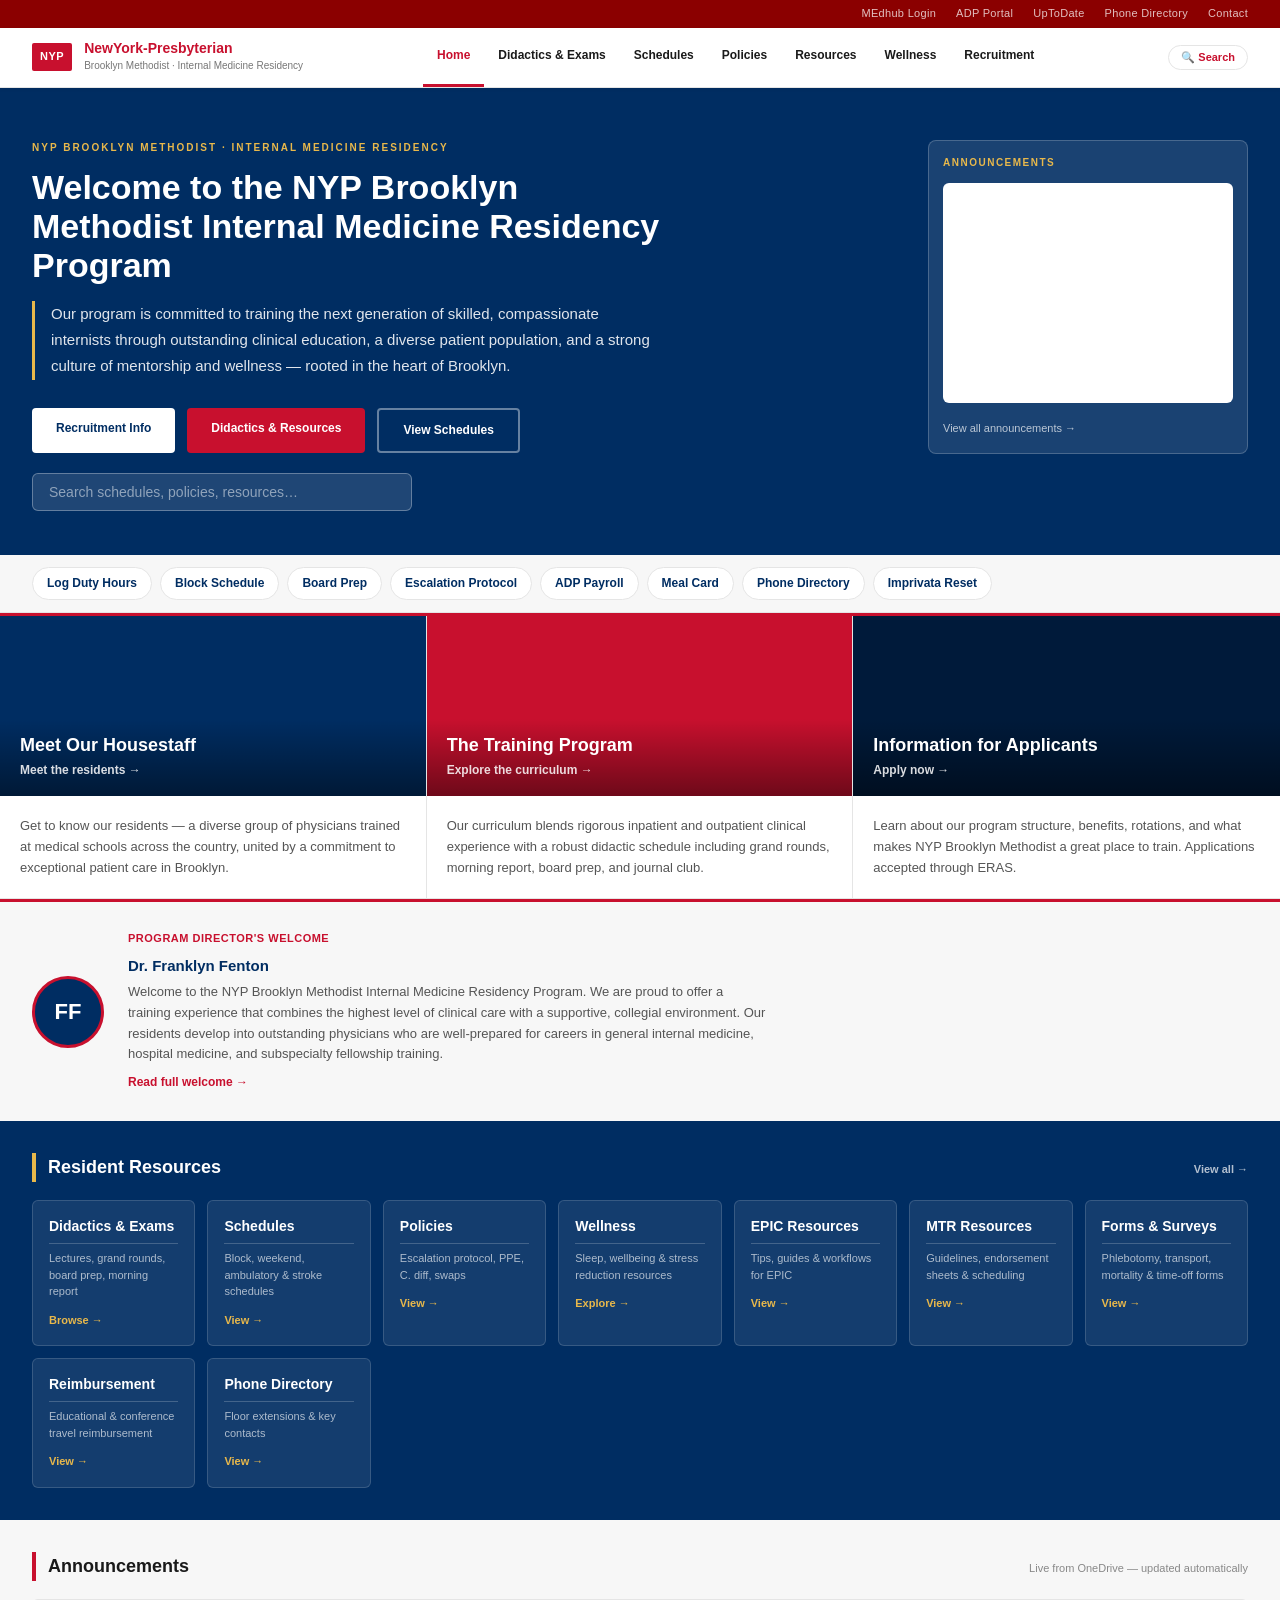
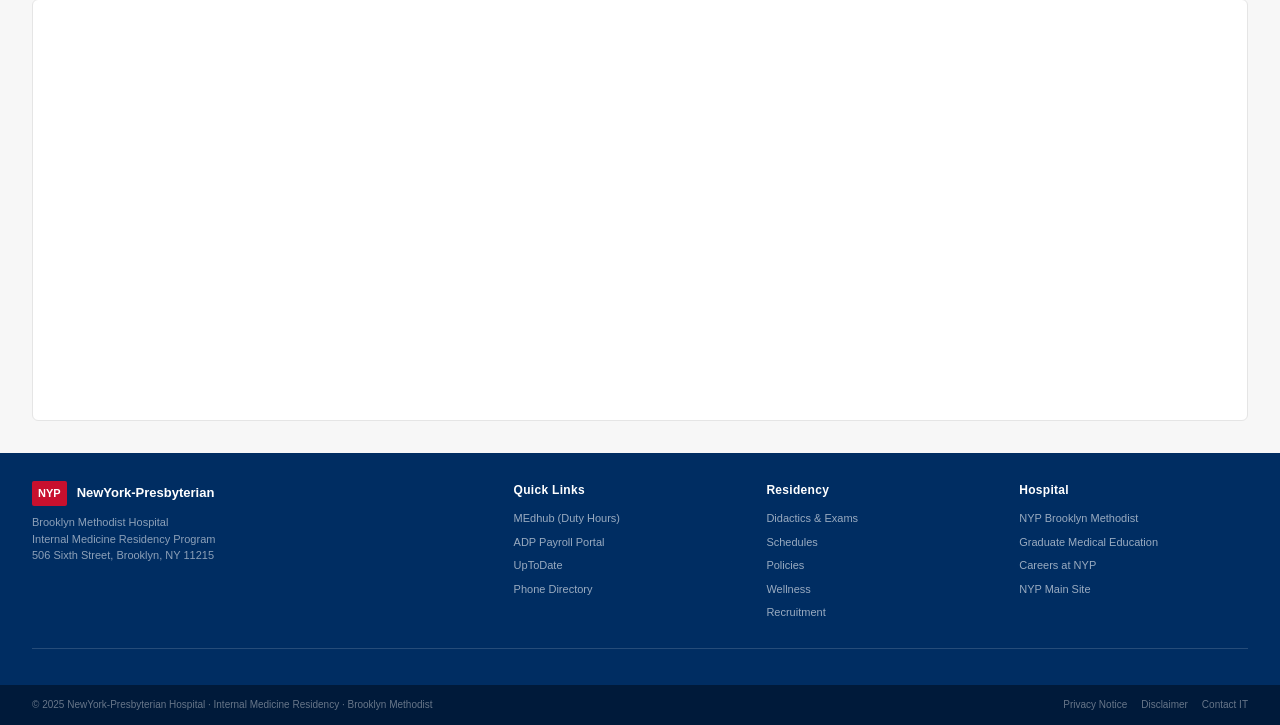
<file: index.html>
<!DOCTYPE html>
<html lang="en">
<head>
 <meta charset="UTF-8">
 <meta name="viewport" content="width=device-width, initial-scale=1.0">
 <title>NYP BMH Internal Medicine Residency</title>
 <link rel="stylesheet" href="style.css">
 <style>
 .search-wrap { position: relative; display: inline-block; margin-top: 20px; }
 #search-bar {
 border: 1px solid rgba(255,255,255,0.3); border-radius: 6px; padding: 10px 16px;
 font-size: 14px; width: 380px; outline: none; background: rgba(255,255,255,0.12);
 color: #fff;
 }
 #search-bar::placeholder { color: rgba(255,255,255,0.5); }
 #search-bar:focus { border-color: rgba(255,255,255,0.7); background: rgba(255,255,255,0.18); }
 #search-results {
 position: absolute; top: 100%; left: 0; width: 100%;
 background: #fff; border: 1px solid #ddd; border-radius: 6px;
 box-shadow: 0 4px 16px rgba(0,0,0,0.15); z-index: 200; display: none;
 }
 .sr-item {
 display: block; padding: 10px 14px; font-size: 13px; font-weight: 600;
 color: #1a1a1a; border-bottom: 1px solid #f0f0f0; text-decoration: none;
 }
 .sr-item:last-child { border-bottom: none; }
 .sr-item span { display: block; font-size: 11px; color: #888; font-weight: normal; margin-top: 2px; }
 .sr-item:hover { background: #fde8ec; color: #C8102E; }

 /* Program Director strip */
 .pd-strip {
 background: #f7f7f7;
 border-top: 3px solid var(--red);
 padding: 28px 32px;
 display: flex;
 align-items: center;
 gap: 24px;
 }
 .pd-avatar {
 width: 72px; height: 72px; border-radius: 50%;
 background: var(--navy);
 display: flex; align-items: center; justify-content: center;
 color: #fff; font-size: 22px; font-weight: bold;
 flex-shrink: 0;
 border: 3px solid var(--red);
 }
 .pd-text h3 { font-size: 15px; font-weight: bold; color: var(--navy); margin-bottom: 4px; }
 .pd-text p { font-size: 13px; color: var(--gray-text); line-height: 1.6; max-width: 640px; }
 .pd-text .pd-name { font-size: 11px; color: var(--red); font-weight: bold; text-transform: uppercase; letter-spacing: 0.5px; margin-bottom: 6px; display: block; }

 /* Hero two-column layout */
 .hero-flex { display: flex; gap: 40px; align-items: flex-start; justify-content: space-between; }
 .hero-left { flex: 1; min-width: 0; }
 .hero-right { width: 320px; flex-shrink: 0; }
 @media (max-width: 800px) {
 .hero-flex { flex-direction: column; }
 .hero-right { width: 100%; }
 }

 /* Cycling announcement card */
 .hero-ann-card {
 background: rgba(255,255,255,0.1);
 border: 1px solid rgba(255,255,255,0.2);
 border-radius: 8px;
 padding: 18px 20px;
 min-height: 150px;
 position: relative;
 overflow: hidden;
 }
 .hero-ann-label {
 font-size: 10px;
 font-weight: bold;
 color: var(--gold);
 text-transform: uppercase;
 letter-spacing: 1.5px;
 margin-bottom: 12px;
 display: flex;
 align-items: center;
 justify-content: space-between;
 }
 .hero-ann-dots { display: flex; gap: 5px; }
 .hero-ann-dot { width: 6px; height: 6px; border-radius: 50%; background: rgba(255,255,255,0.3); transition: background 0.2s; }
 .hero-ann-dot.active { background: var(--gold); }
 .hero-ann-content { min-height: 90px; }
 .hero-ann-tag { font-size: 9px; font-weight: bold; color: rgba(255,255,255,0.6); text-transform: uppercase; letter-spacing: 1px; margin-bottom: 6px; }
 .hero-ann-text { font-size: 14px; font-weight: bold; color: #fff; line-height: 1.4; margin-bottom: 6px; }
 .hero-ann-sub { font-size: 11px; color: rgba(255,255,255,0.65); line-height: 1.5; }
 .hero-ann-fade { animation: fadeIn 0.4s ease; }
 @keyframes fadeIn { from { opacity: 0; transform: translateY(4px); } to { opacity: 1; transform: translateY(0); } }
 .hero-ann-viewall { font-size: 11px; color: rgba(255,255,255,0.7); text-decoration: none; display: inline-block; margin-top: 10px; }
 .hero-ann-viewall:hover { color: #fff; text-decoration: underline; }
 </style>
</head>
<body>

<div id="nav-placeholder"></div>

<!-- HERO -->
<div class="hero">
 <div class="hero-flex">
 <div class="hero-left">
 <div class="hero-eyebrow">NYP Brooklyn Methodist · Internal Medicine Residency</div>
 <h1>Welcome to the NYP Brooklyn Methodist Internal Medicine Residency Program</h1>
 <p class="hero-mission">Our program is committed to training the next generation of skilled, compassionate internists through outstanding clinical education, a diverse patient population, and a strong culture of mentorship and wellness — rooted in the heart of Brooklyn.
 </p>
 <div class="hero-btns">
 <a href="recruitment.html" class="btn-white">Recruitment Info</a>
 <a href="didactics.html" class="btn-red">Didactics & Resources</a>
 <a href="schedules.html" class="btn-outline-white">View Schedules</a>
 </div>
 <div class="search-wrap">
 <input type="text" id="search-bar" placeholder="Search schedules, policies, resources…">
 <div id="search-results"></div>
 </div>
 </div>

 <div class="hero-right">
 <div class="hero-ann-card" style="padding:14px;">
 <div class="hero-ann-label">
 <span>Announcements</span>
 </div>
 <iframe src="https://newyorkpresbyterian-my.sharepoint.com/:x:/r/personal/lhw9007_nyp_org/Documents/NYP-BMH-Residency/Announcements/Announcements1.xlsx?d=w05b5a858c8194b63b9fe120d49e251f5&csf=1&web=1&e=mky7Pq" width="100%" height="220" frameborder="0" style="border:none;border-radius:6px;background:#fff;"></iframe>
 <a href="#announcements-full" class="hero-ann-viewall">View all announcements →</a>
 </div>
 </div>
 </div>
</div>

<!-- QUICK LINKS -->
<div class="quick-links">
 <a href="https://nypbmh.medhub.com/" target="_blank" class="ql">Log Duty Hours</a>
 <a href="schedules.html" class="ql">Block Schedule</a>
 <a href="didactics.html" class="ql">Board Prep</a>
 <a href="policies.html" class="ql">Escalation Protocol</a>
 <a href="https://my.adp.com/" target="_blank" class="ql">ADP Payroll</a>
 <a href="resources.html#meals" class="ql">Meal Card</a>
 <a href="phone-directory.html" class="ql">Phone Directory</a>
 <a href="resources.html#imprivata" class="ql">Imprivata Reset</a>
</div>

<!-- FEATURE CARDS (CU-style) -->
<div class="feature-grid">
  <a href="recruitment.html#housestaff" class="feature-card">
    <div class="feature-card-img navy">
      <div class="feature-card-img-text">
        <h3>Meet Our Housestaff</h3>
        <span class="feature-card-link">Meet the residents →</span>
      </div>
    </div>
    <div class="feature-card-body">
      <p>Get to know our residents — a diverse group of physicians trained at medical schools across the country, united by a commitment to exceptional patient care in Brooklyn.</p>
    </div>
  </a>
  <a href="didactics.html" class="feature-card">
    <div class="feature-card-img red">
      <div class="feature-card-img-text">
        <h3>The Training Program</h3>
        <span class="feature-card-link">Explore the curriculum →</span>
      </div>
    </div>
    <div class="feature-card-body">
      <p>Our curriculum blends rigorous inpatient and outpatient clinical experience with a robust didactic schedule including grand rounds, morning report, board prep, and journal club.</p>
    </div>
  </a>
  <a href="recruitment.html" class="feature-card">
    <div class="feature-card-img dark">
      <div class="feature-card-img-text">
        <h3>Information for Applicants</h3>
        <span class="feature-card-link">Apply now →</span>
      </div>
    </div>
    <div class="feature-card-body">
      <p>Learn about our program structure, benefits, rotations, and what makes NYP Brooklyn Methodist a great place to train. Applications accepted through ERAS.</p>
    </div>
  </a>
</div>

<!-- PROGRAM DIRECTOR WELCOME -->
<div class="pd-strip">
 <div class="pd-avatar">FF</div>
 <div class="pd-text">
 <span class="pd-name">Program Director's Welcome</span>
 <h3>Dr. Franklyn Fenton</h3>
 <p>Welcome to the NYP Brooklyn Methodist Internal Medicine Residency Program. We are proud to offer a training experience that combines the highest level of clinical care with a supportive, collegial environment. Our residents develop into outstanding physicians who are well-prepared for careers in general internal medicine, hospital medicine, and subspecialty fellowship training.</p>
 <a href="recruitment.html#director" style="font-size:12px;font-weight:bold;color:var(--red);margin-top:8px;display:inline-block;">Read full welcome →</a>
 </div>
</div>

<!-- QUICK ACCESS RESOURCES (navy bg) -->
<div class="section section-navy">
 <div class="section-header">
 <div class="section-title-white">Resident Resources</div>
 <a href="resources.html" class="view-all-white">View all →</a>
 </div>
 <div class="cards-grid">
 <a href="didactics.html" class="card-navy">
 <div class="card-title">Didactics & Exams</div>
 <div class="card-desc">Lectures, grand rounds, board prep, morning report</div>
 <div class="card-link">Browse →</div>
 </a>
 <a href="schedules.html" class="card-navy">
 <div class="card-title">Schedules</div>
 <div class="card-desc">Block, weekend, ambulatory & stroke schedules</div>
 <div class="card-link">View →</div>
 </a>
 <a href="policies.html" class="card-navy">
 <div class="card-title">Policies</div>
 <div class="card-desc">Escalation protocol, PPE, C. diff, swaps</div>
 <div class="card-link">View →</div>
 </a>
 <a href="wellness.html" class="card-navy">
 <div class="card-title">Wellness</div>
 <div class="card-desc">Sleep, wellbeing & stress reduction resources</div>
 <div class="card-link">Explore →</div>
 </a>
 <a href="resources.html#epic" class="card-navy">
 <div class="card-title">EPIC Resources</div>
 <div class="card-desc">Tips, guides & workflows for EPIC</div>
 <div class="card-link">View →</div>
 </a>
 <a href="resources.html#mtr" class="card-navy">
 <div class="card-title">MTR Resources</div>
 <div class="card-desc">Guidelines, endorsement sheets & scheduling</div>
 <div class="card-link">View →</div>
 </a>
 <a href="resources.html#forms" class="card-navy">
 <div class="card-title">Forms & Surveys</div>
 <div class="card-desc">Phlebotomy, transport, mortality & time-off forms</div>
 <div class="card-link">View →</div>
 </a>
 <a href="resources.html#reimbursement" class="card-navy">
 <div class="card-title">Reimbursement</div>
 <div class="card-desc">Educational & conference travel reimbursement</div>
 <div class="card-link">View →</div>
 </a>
 <a href="phone-directory.html" class="card-navy">
 <div class="card-title">Phone Directory</div>
 <div class="card-desc">Floor extensions & key contacts</div>
 <div class="card-link">View →</div>
 </a>
 </div>
</div>

<!-- ANNOUNCEMENTS — powered by OneDrive Excel -->
<div class="section section-gray" id="announcements-full">
  <div class="section-header">
    <div class="section-title">Announcements</div>
    <span style="font-size:11px;color:#888;">Live from OneDrive — updated automatically</span>
  </div>
  <div style="background:#fff;border:1px solid #e5e5e5;border-radius:6px;overflow:hidden;">
    <iframe src="https://newyorkpresbyterian-my.sharepoint.com/:x:/r/personal/lhw9007_nyp_org/Documents/NYP-BMH-Residency/Announcements/Announcements1.xlsx?d=w05b5a858c8194b63b9fe120d49e251f5&csf=1&web=1&e=mky7Pq" width="100%" height="420" frameborder="0" style="border:none;display:block;"></iframe>
  </div>
</div>

<div id="footer-placeholder"></div>

<script src="shared.js"></script>
<script>
 document.getElementById('nav-placeholder').innerHTML = renderNav('home');
 document.getElementById('footer-placeholder').innerHTML = renderFooter();
 const searchPages = [
 { title: 'Schedules', desc: 'Block, weekend, ambulatory, jeopardy schedules', href: 'schedules.html' },
 { title: 'Didactics & Exams', desc: 'Lectures, grand rounds, board prep, morning report', href: 'didactics.html' },
 { title: 'Policies & Guidelines', desc: 'Escalation protocols, PPE, C. diff, swaps', href: 'policies.html' },
 { title: 'Wellness Resources', desc: 'Sleep, wellbeing, stress reduction', href: 'wellness.html' },
 { title: 'Recruitment', desc: 'Program overview, resident profiles, applicant info', href: 'recruitment.html' },
 { title: 'EPIC Resources', desc: 'EPIC tips and guides', href: 'resources.html#epic' },
 { title: 'MTR Resources', desc: 'MTR guidelines and endorsement sheets', href: 'resources.html#mtr' },
 { title: 'Forms & Surveys', desc: 'Phlebotomy, transport, mortality, time-off forms', href: 'resources.html#forms' },
 { title: 'Phone Directory', desc: 'Floor extensions and contacts', href: 'phone-directory.html' },
 { title: 'MEdhub Duty Hours', desc: 'Log your duty hours', href: 'https://nypbmh.medhub.com/' },
 { title: 'ADP Payroll', desc: 'Pay stubs, direct deposit, W2', href: 'https://my.adp.com/' },
 { title: 'Reimbursement', desc: 'Educational and conference/travel reimbursement', href: 'resources.html#reimbursement' },
 { title: 'Imprivata Reset', desc: 'Reset your Imprivata password', href: 'resources.html#imprivata' },
 ];
 initSearch(searchPages);
</script>
</body>
</html>
</file>
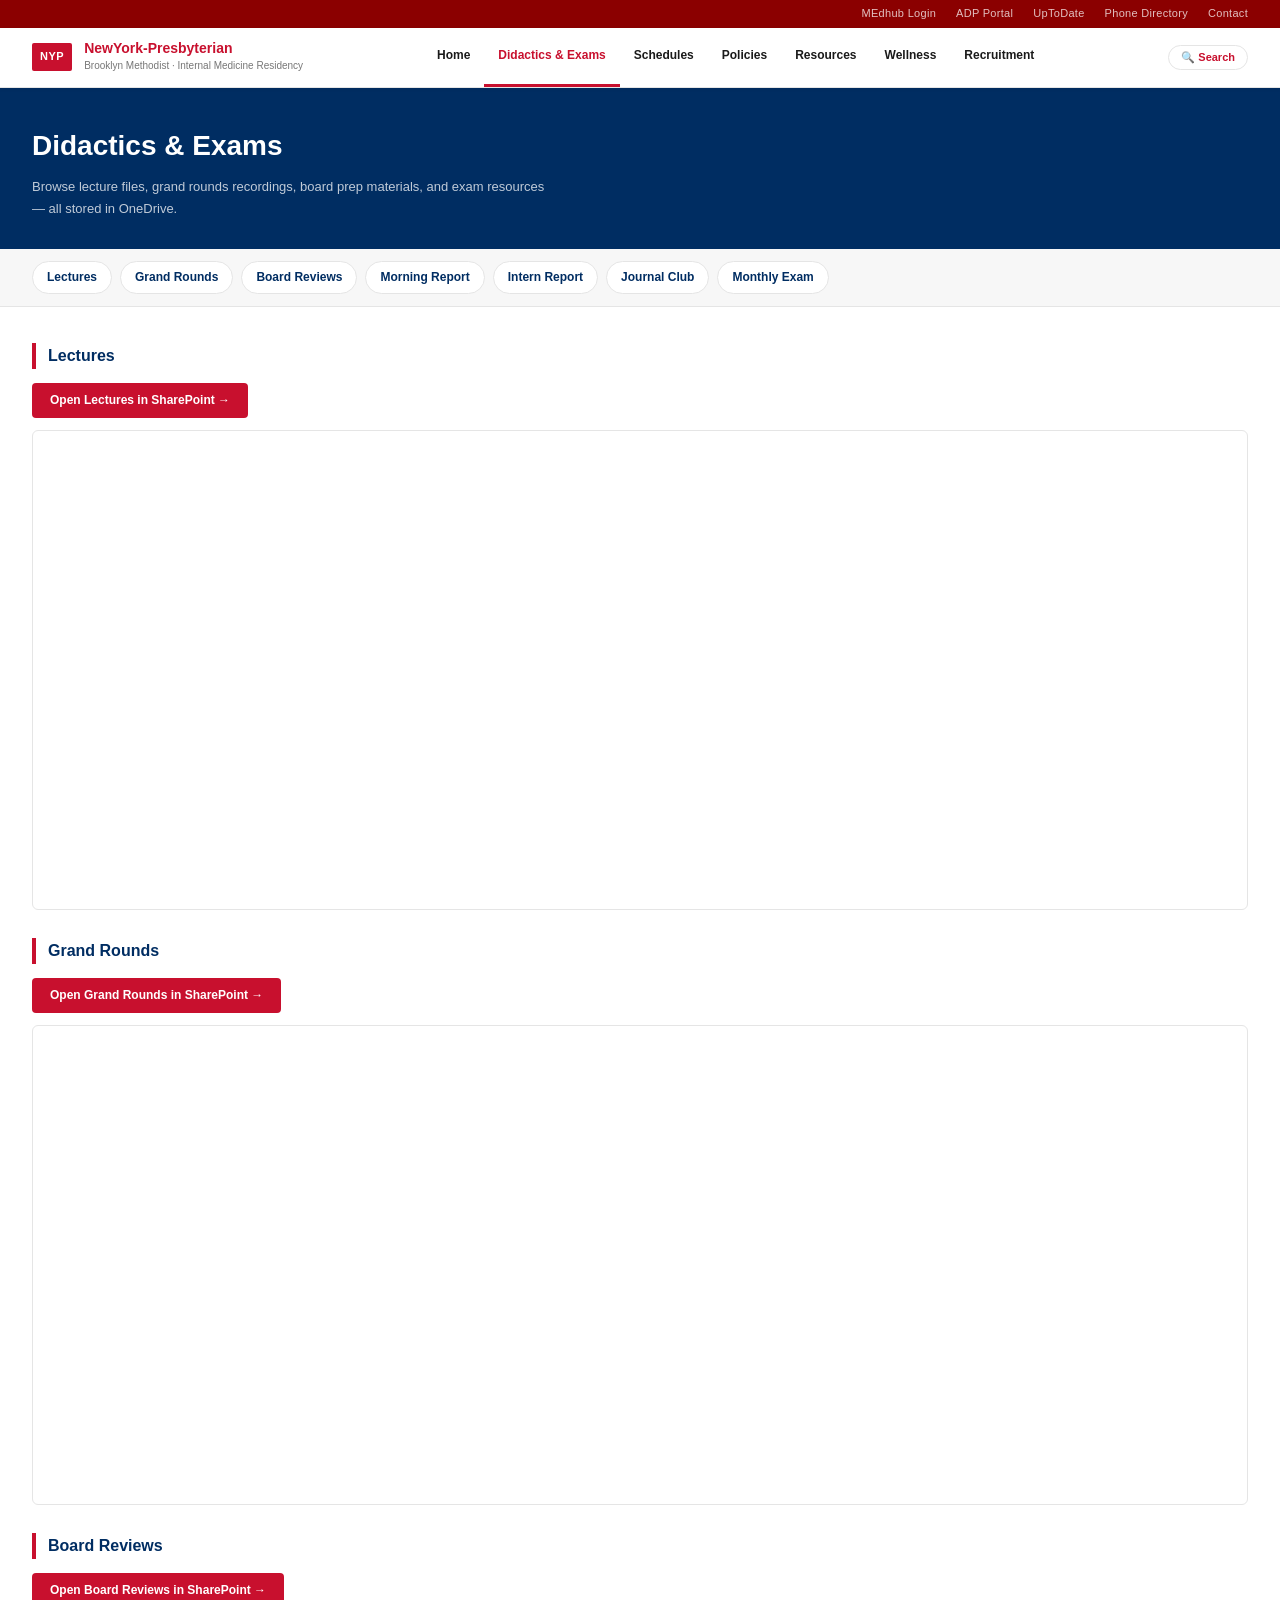
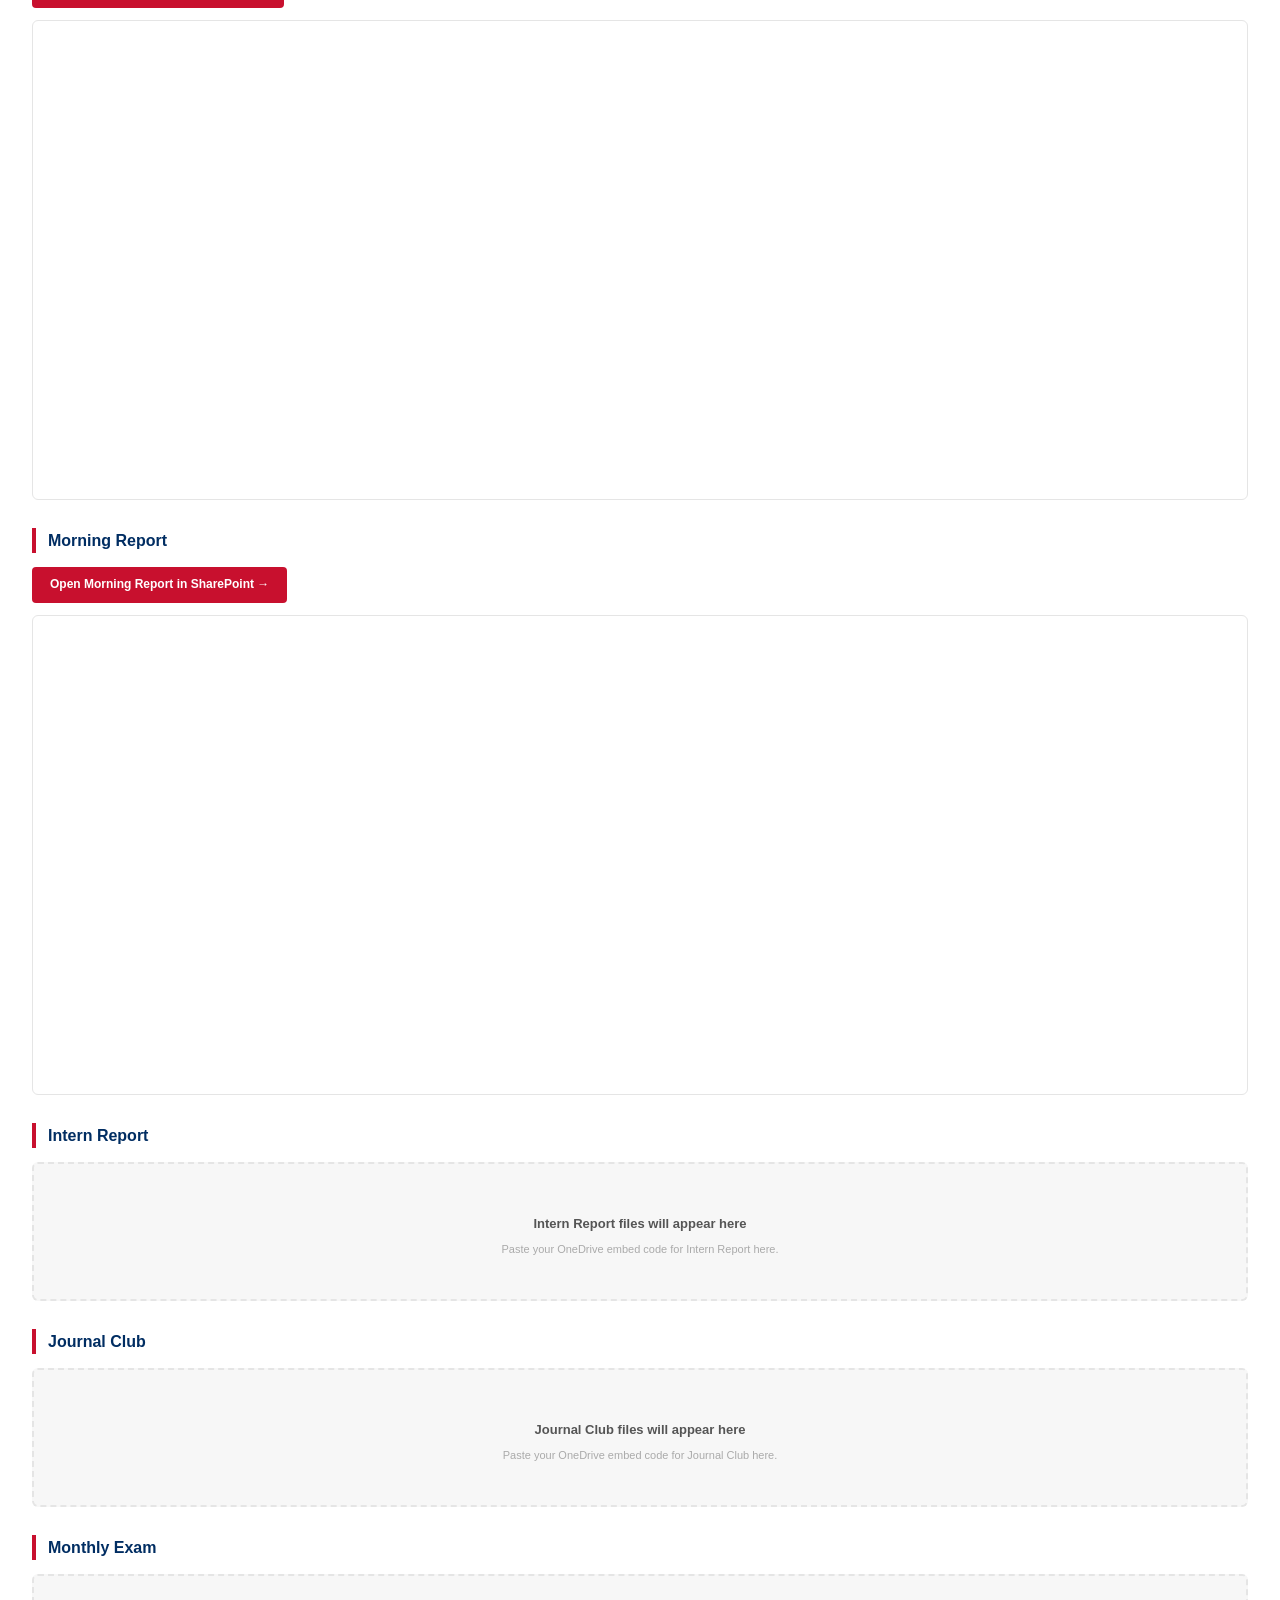
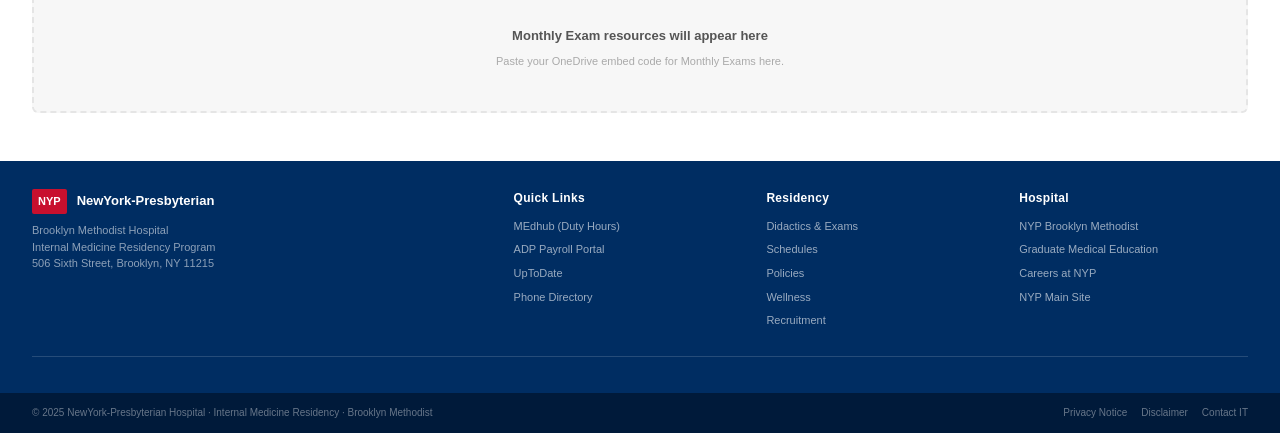
<file: didactics.html>
<!DOCTYPE html>
<html lang="en">
<head>
 <meta charset="UTF-8">
 <meta name="viewport" content="width=device-width, initial-scale=1.0">
 <title>Didactics & Exams — NYP BMH Internal Medicine</title>
 <link rel="stylesheet" href="style.css">
</head>
<body>
<div id="nav-placeholder"></div>

<div class="page-hero">
 <h1>Didactics & Exams</h1>
 <p>Browse lecture files, grand rounds recordings, board prep materials, and exam resources — all stored in OneDrive.</p>
</div>

<div class="quick-links">
 <a href="#lectures" class="ql">Lectures</a>
 <a href="#grand-rounds" class="ql">Grand Rounds</a>
 <a href="#board-prep" class="ql">Board Reviews</a>
 <a href="#morning-report" class="ql">Morning Report</a>
 <a href="#intern-report" class="ql">Intern Report</a>
 <a href="#journal-club" class="ql">Journal Club</a>
 <a href="#monthly-exam" class="ql">Monthly Exam</a>
</div>

<div class="page-content">

 <h2 id="lectures" style="font-size:16px;font-weight:bold;color:#002D62;border-left:4px solid #C8102E;padding-left:12px;margin-bottom:14px;margin-top:8px;">Lectures</h2>
 <div style="margin-bottom:24px;">
      <a href="https://newyorkpresbyterian-my.sharepoint.com/:f:/g/personal/lhw9007_nyp_org/IgCB904rPjZJT7kLg36khPD3AVEvN-lGM8SU58Qrfq5D3c4?e=IigCFd" target="_blank" class="btn-red" style="display:inline-block;margin-bottom:12px;font-size:12px;padding:8px 18px;border-radius:4px;background:#C8102E;color:#fff;text-decoration:none;font-weight:bold;">Open Lectures in SharePoint →</a>
      <iframe src="https://newyorkpresbyterian-my.sharepoint.com/:f:/g/personal/lhw9007_nyp_org/IgCB904rPjZJT7kLg36khPD3AVEvN-lGM8SU58Qrfq5D3c4?e=IigCFd" width="100%" height="480" frameborder="0" scrolling="no" style="border:1px solid #e5e5e5;border-radius:6px;display:block;"></iframe>
    </div>

 <h2 id="grand-rounds" style="font-size:16px;font-weight:bold;color:#002D62;border-left:4px solid #C8102E;padding-left:12px;margin-bottom:14px;margin-top:28px;">Grand Rounds</h2>
 <div style="margin-bottom:24px;">
      <a href="https://newyorkpresbyterian-my.sharepoint.com/:f:/g/personal/lhw9007_nyp_org/IgDEyPtjqM_pT7qGeXWImbF6Ac7ymTinfaA-aX6SDLqHFCc?e=2vIJD8" target="_blank" class="btn-red" style="display:inline-block;margin-bottom:12px;font-size:12px;padding:8px 18px;border-radius:4px;background:#C8102E;color:#fff;text-decoration:none;font-weight:bold;">Open Grand Rounds in SharePoint →</a>
      <iframe src="https://newyorkpresbyterian-my.sharepoint.com/:f:/g/personal/lhw9007_nyp_org/IgDEyPtjqM_pT7qGeXWImbF6Ac7ymTinfaA-aX6SDLqHFCc?e=2vIJD8" width="100%" height="480" frameborder="0" scrolling="no" style="border:1px solid #e5e5e5;border-radius:6px;display:block;"></iframe>
    </div>

 <h2 id="board-prep" style="font-size:16px;font-weight:bold;color:#002D62;border-left:4px solid #C8102E;padding-left:12px;margin-bottom:14px;margin-top:28px;">Board Reviews</h2>
 <div style="margin-bottom:24px;">
      <a href="https://newyorkpresbyterian-my.sharepoint.com/:f:/g/personal/lhw9007_nyp_org/IgC3NsjMKchxRqES9UyzO2FtAcHGsONDkipfmWSJNVlrKlE?e=dfXCVk" target="_blank" class="btn-red" style="display:inline-block;margin-bottom:12px;font-size:12px;padding:8px 18px;border-radius:4px;background:#C8102E;color:#fff;text-decoration:none;font-weight:bold;">Open Board Reviews in SharePoint →</a>
      <iframe src="https://newyorkpresbyterian-my.sharepoint.com/:f:/g/personal/lhw9007_nyp_org/IgC3NsjMKchxRqES9UyzO2FtAcHGsONDkipfmWSJNVlrKlE?e=dfXCVk" width="100%" height="480" frameborder="0" scrolling="no" style="border:1px solid #e5e5e5;border-radius:6px;display:block;"></iframe>
    </div>

 <h2 id="morning-report" style="font-size:16px;font-weight:bold;color:#002D62;border-left:4px solid #C8102E;padding-left:12px;margin-bottom:14px;margin-top:28px;">Morning Report</h2>
 <div style="margin-bottom:24px;">
      <a href="https://newyorkpresbyterian-my.sharepoint.com/:f:/g/personal/lhw9007_nyp_org/IgBoXvhd3qnVQIuOsCjiqAnwAQgm0FmSAzfE2uQjxcZhjdg?e=voMhAA" target="_blank" class="btn-red" style="display:inline-block;margin-bottom:12px;font-size:12px;padding:8px 18px;border-radius:4px;background:#C8102E;color:#fff;text-decoration:none;font-weight:bold;">Open Morning Report in SharePoint →</a>
      <iframe src="https://newyorkpresbyterian-my.sharepoint.com/:f:/g/personal/lhw9007_nyp_org/IgBoXvhd3qnVQIuOsCjiqAnwAQgm0FmSAzfE2uQjxcZhjdg?e=voMhAA" width="100%" height="480" frameborder="0" scrolling="no" style="border:1px solid #e5e5e5;border-radius:6px;display:block;"></iframe>
    </div>

 <h2 id="intern-report" style="font-size:16px;font-weight:bold;color:#002D62;border-left:4px solid #C8102E;padding-left:12px;margin-bottom:14px;margin-top:28px;">Intern Report</h2>
 <div class="onedrive-placeholder">
 <div class="icon"></div>
 <p><strong>Intern Report files will appear here</strong></p>
 <p class="hint">Paste your OneDrive embed code for Intern Report here.</p>
 </div>

 <h2 id="journal-club" style="font-size:16px;font-weight:bold;color:#002D62;border-left:4px solid #C8102E;padding-left:12px;margin-bottom:14px;margin-top:28px;">Journal Club</h2>
 <div class="onedrive-placeholder">
 <div class="icon"></div>
 <p><strong>Journal Club files will appear here</strong></p>
 <p class="hint">Paste your OneDrive embed code for Journal Club here.</p>
 </div>

 <h2 id="monthly-exam" style="font-size:16px;font-weight:bold;color:#002D62;border-left:4px solid #C8102E;padding-left:12px;margin-bottom:14px;margin-top:28px;">Monthly Exam</h2>
 <div class="onedrive-placeholder">
 <div class="icon"></div>
 <p><strong>Monthly Exam resources will appear here</strong></p>
 <p class="hint">Paste your OneDrive embed code for Monthly Exams here.</p>
 </div>

</div>

<div id="footer-placeholder"></div>
<script src="shared.js"></script>
<script>
 document.getElementById('nav-placeholder').innerHTML = renderNav('didactics');
 document.getElementById('footer-placeholder').innerHTML = renderFooter();
</script>
</body>
</html>
</file>
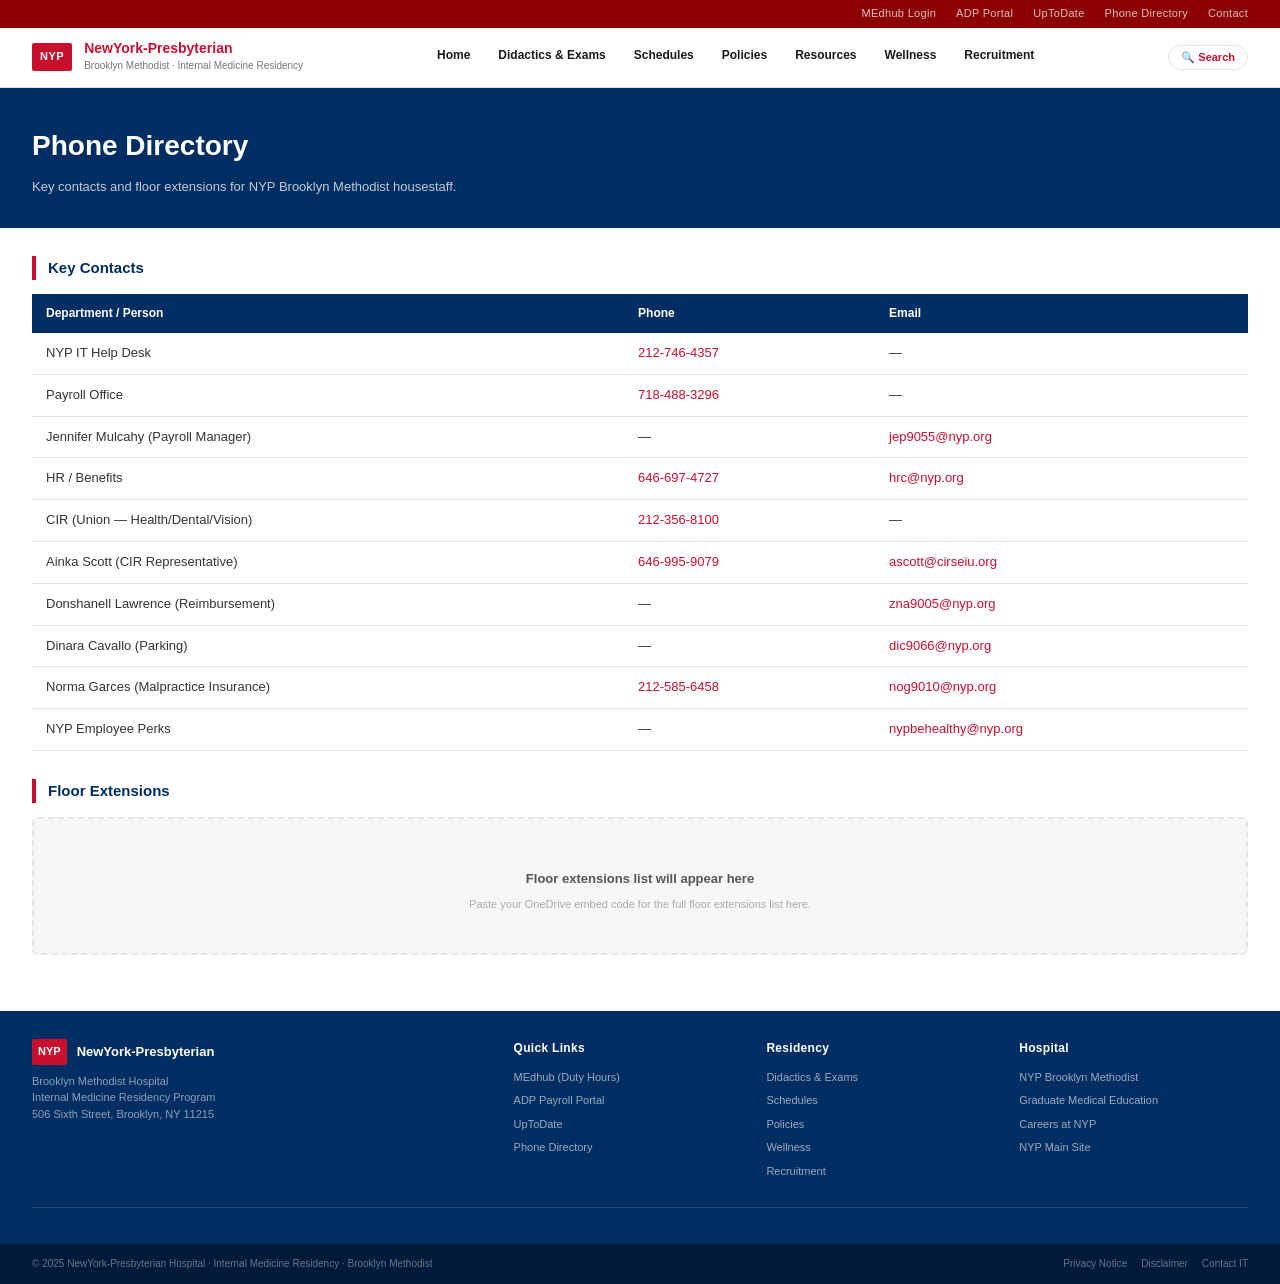
<file: phone-directory.html>
<!DOCTYPE html>
<html lang="en">
<head>
 <meta charset="UTF-8">
 <meta name="viewport" content="width=device-width, initial-scale=1.0">
 <title>Phone Directory — NYP BMH Internal Medicine</title>
 <link rel="stylesheet" href="style.css">
 <style>
 .dir-table { width:100%; border-collapse:collapse; font-size:13px; }
 .dir-table th { background:#002D62; color:#fff; padding:10px 14px; text-align:left; font-size:12px; font-weight:bold; }
 .dir-table td { padding:10px 14px; border-bottom:1px solid #e5e5e5; color:#333; }
 .dir-table tr:hover td { background:#fafafa; }
 .dir-section { margin-bottom:28px; }
 .dir-section h3 { font-size:15px; font-weight:bold; color:#002D62; border-left:4px solid #C8102E; padding-left:12px; margin-bottom:14px; }
 </style>
</head>
<body>
<div id="nav-placeholder"></div>

<div class="page-hero">
 <h1>Phone Directory</h1>
 <p>Key contacts and floor extensions for NYP Brooklyn Methodist housestaff.</p>
</div>

<div class="page-content">

 <div class="dir-section">
 <h3>Key Contacts</h3>
 <table class="dir-table">
 <thead><tr><th>Department / Person</th><th>Phone</th><th>Email</th></tr></thead>
 <tbody>
 <tr><td>NYP IT Help Desk</td><td><a href="tel:2127464357">212-746-4357</a></td><td>—</td></tr>
 <tr><td>Payroll Office</td><td><a href="tel:7184883296">718-488-3296</a></td><td>—</td></tr>
 <tr><td>Jennifer Mulcahy (Payroll Manager)</td><td>—</td><td><a href="mailto:jep9055@nyp.org">jep9055@nyp.org</a></td></tr>
 <tr><td>HR / Benefits</td><td><a href="tel:6466974727">646-697-4727</a></td><td><a href="mailto:hrc@nyp.org">hrc@nyp.org</a></td></tr>
 <tr><td>CIR (Union — Health/Dental/Vision)</td><td><a href="tel:2123568100">212-356-8100</a></td><td>—</td></tr>
 <tr><td>Ainka Scott (CIR Representative)</td><td><a href="tel:6469959079">646-995-9079</a></td><td><a href="mailto:ascott@cirseiu.org">ascott@cirseiu.org</a></td></tr>
 <tr><td>Donshanell Lawrence (Reimbursement)</td><td>—</td><td><a href="mailto:zna9005@nyp.org">zna9005@nyp.org</a></td></tr>
 <tr><td>Dinara Cavallo (Parking)</td><td>—</td><td><a href="mailto:dic9066@nyp.org">dic9066@nyp.org</a></td></tr>
 <tr><td>Norma Garces (Malpractice Insurance)</td><td><a href="tel:2125856458">212-585-6458</a></td><td><a href="mailto:nog9010@nyp.org">nog9010@nyp.org</a></td></tr>
 <tr><td>NYP Employee Perks</td><td>—</td><td><a href="mailto:nypbehealthy@nyp.org">nypbehealthy@nyp.org</a></td></tr>
 </tbody>
 </table>
 </div>

 <div class="dir-section">
 <h3>Floor Extensions</h3>
 <div class="onedrive-placeholder">
 <div class="icon"></div>
 <p><strong>Floor extensions list will appear here</strong></p>
 <p class="hint">Paste your OneDrive embed code for the full floor extensions list here.</p>
 </div>
 </div>

</div>

<div id="footer-placeholder"></div>
<script src="shared.js"></script>
<script>
 document.getElementById('nav-placeholder').innerHTML = renderNav('');
 document.getElementById('footer-placeholder').innerHTML = renderFooter();
</script>
</body>
</html>
</file>
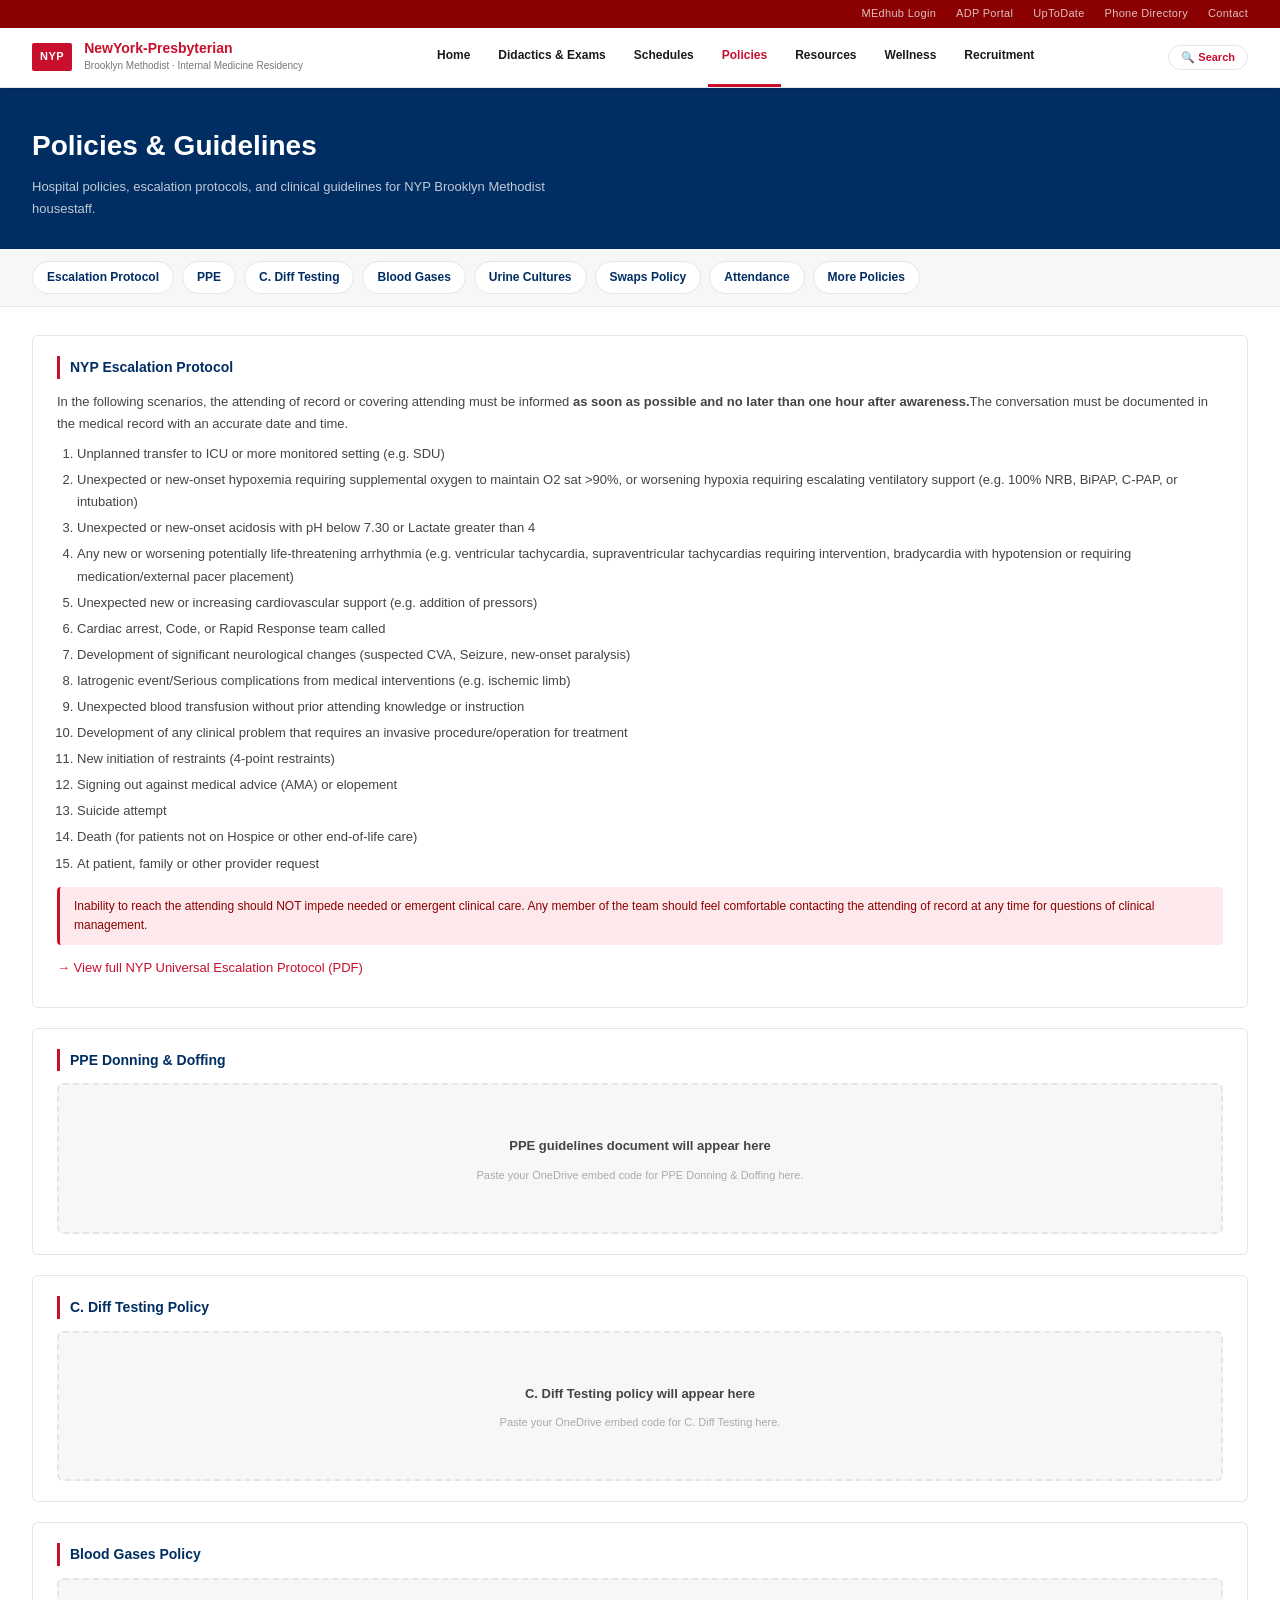
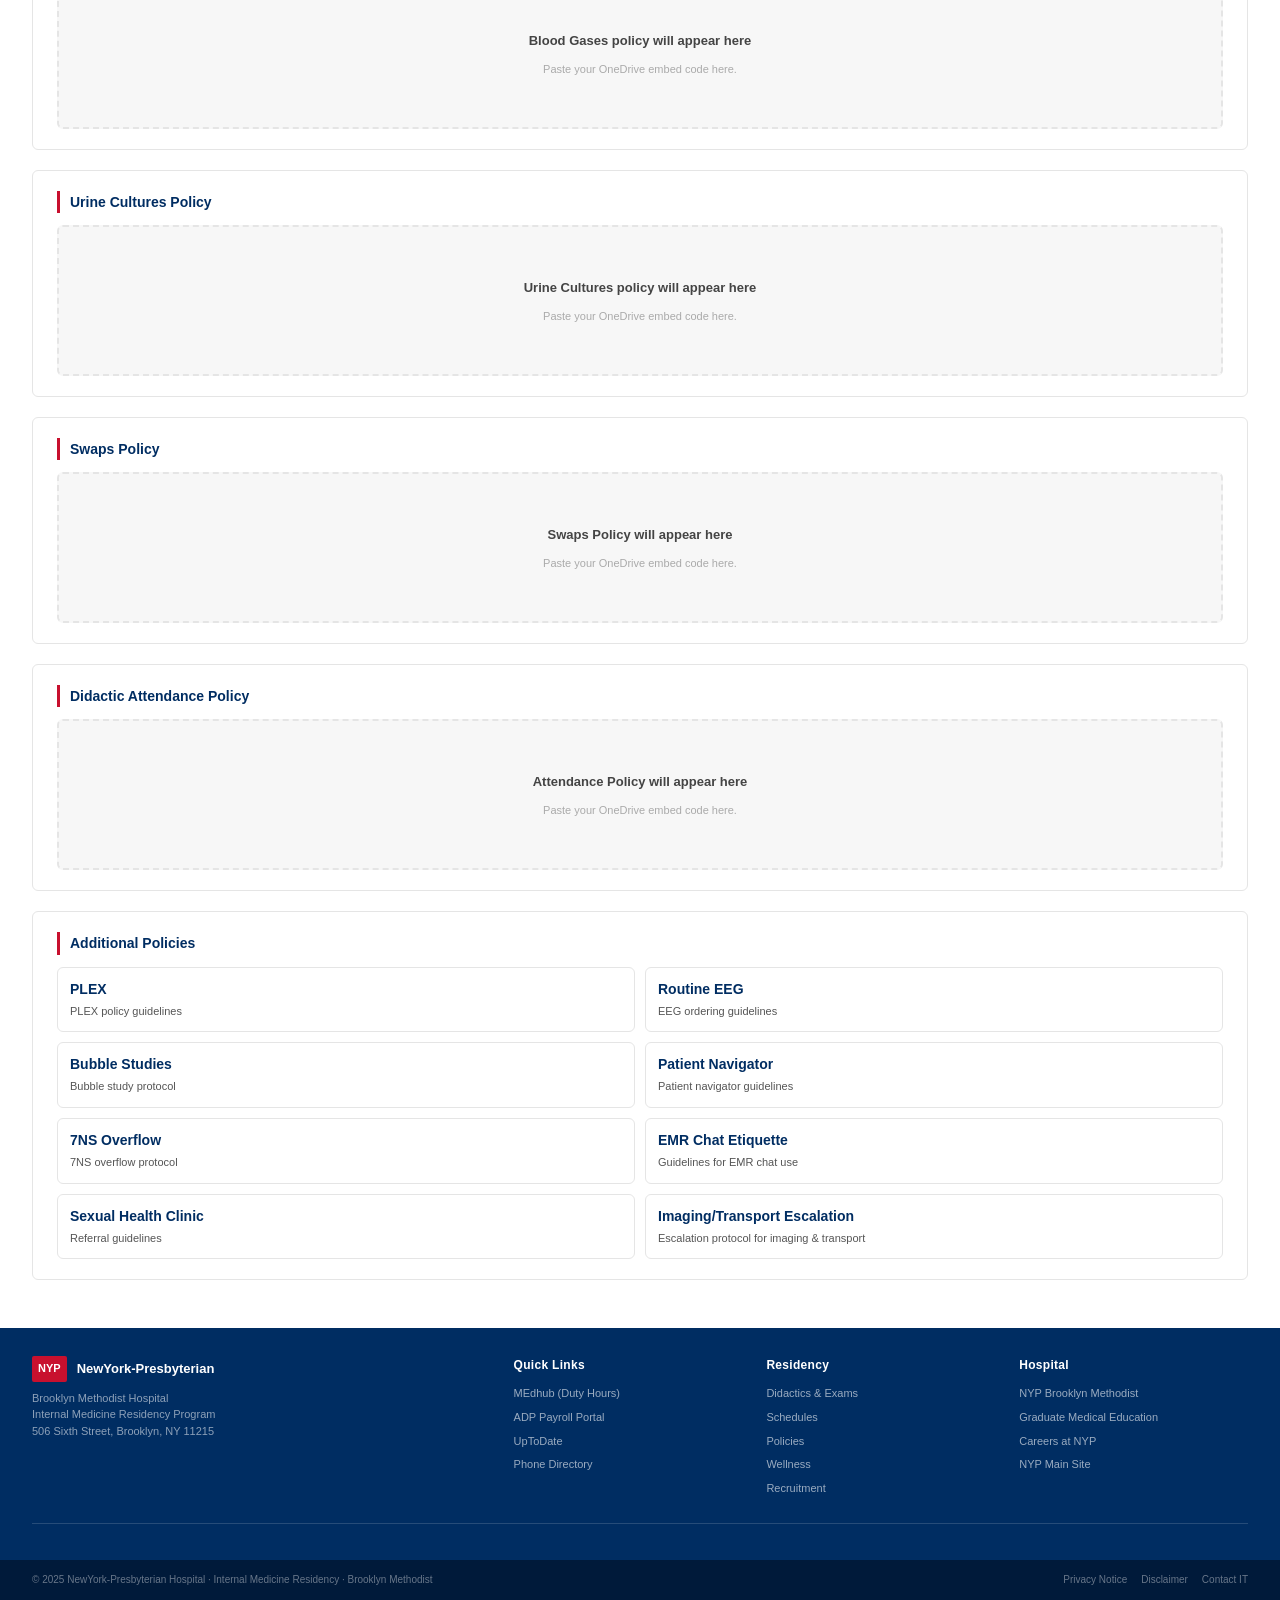
<file: policies.html>
<!DOCTYPE html>
<html lang="en">
<head>
 <meta charset="UTF-8">
 <meta name="viewport" content="width=device-width, initial-scale=1.0">
 <title>Policies & Guidelines — NYP BMH Internal Medicine</title>
 <link rel="stylesheet" href="style.css">
 <style>
 .policy-box { background:#fff; border:1px solid #e5e5e5; border-radius:6px; padding:20px 24px; margin-bottom:20px; }
 .policy-box h3 { font-size:14px; font-weight:bold; color:#002D62; border-left:3px solid #C8102E; padding-left:10px; margin-bottom:12px; }
 .policy-box ol, .policy-box ul { padding-left:20px; }
 .policy-box li { font-size:13px; color:#444; line-height:1.7; margin-bottom:4px; }
 .policy-box p { font-size:13px; color:#444; line-height:1.7; margin-bottom:8px; }
 .policy-box .note { background:#fde8ec; border-left:3px solid #C8102E; padding:10px 14px; border-radius:4px; font-size:12px; color:#8B0000; margin-top:12px; }
 </style>
</head>
<body>
<div id="nav-placeholder"></div>

<div class="page-hero">
 <h1>Policies & Guidelines</h1>
 <p>Hospital policies, escalation protocols, and clinical guidelines for NYP Brooklyn Methodist housestaff.</p>
</div>

<div class="quick-links">
 <a href="#escalation" class="ql">Escalation Protocol</a>
 <a href="#ppe" class="ql">PPE</a>
 <a href="#cdiff" class="ql">C. Diff Testing</a>
 <a href="#blood-gases" class="ql">Blood Gases</a>
 <a href="#urine" class="ql">Urine Cultures</a>
 <a href="#swaps" class="ql">Swaps Policy</a>
 <a href="#attendance" class="ql">Attendance</a>
 <a href="#more" class="ql">More Policies</a>
</div>

<div class="page-content">

 <div id="escalation" class="policy-box">
 <h3>NYP Escalation Protocol</h3>
 <p>In the following scenarios, the attending of record or covering attending must be informed <strong>as soon as possible and no later than one hour after awareness.</strong>The conversation must be documented in the medical record with an accurate date and time.</p>
 <ol>
 <li>Unplanned transfer to ICU or more monitored setting (e.g. SDU)</li>
 <li>Unexpected or new-onset hypoxemia requiring supplemental oxygen to maintain O2 sat &gt;90%, or worsening hypoxia requiring escalating ventilatory support (e.g. 100% NRB, BiPAP, C-PAP, or intubation)</li>
 <li>Unexpected or new-onset acidosis with pH below 7.30 or Lactate greater than 4</li>
 <li>Any new or worsening potentially life-threatening arrhythmia (e.g. ventricular tachycardia, supraventricular tachycardias requiring intervention, bradycardia with hypotension or requiring medication/external pacer placement)</li>
 <li>Unexpected new or increasing cardiovascular support (e.g. addition of pressors)</li>
 <li>Cardiac arrest, Code, or Rapid Response team called</li>
 <li>Development of significant neurological changes (suspected CVA, Seizure, new-onset paralysis)</li>
 <li>Iatrogenic event/Serious complications from medical interventions (e.g. ischemic limb)</li>
 <li>Unexpected blood transfusion without prior attending knowledge or instruction</li>
 <li>Development of any clinical problem that requires an invasive procedure/operation for treatment</li>
 <li>New initiation of restraints (4-point restraints)</li>
 <li>Signing out against medical advice (AMA) or elopement</li>
 <li>Suicide attempt</li>
 <li>Death (for patients not on Hospice or other end-of-life care)</li>
 <li>At patient, family or other provider request</li>
 </ol>
 <div class="note">Inability to reach the attending should NOT impede needed or emergent clinical care. Any member of the team should feel comfortable contacting the attending of record at any time for questions of clinical management.</div>
 <p style="margin-top:12px;"><a href="https://infonet.nyp.org/QA/Documents/NYPUniversalEscalationProtocol.pdf" target="_blank">→ View full NYP Universal Escalation Protocol (PDF)</a></p>
 </div>

 <div id="ppe" class="policy-box">
 <h3>PPE Donning & Doffing</h3>
 <div class="onedrive-placeholder" style="margin-bottom:0;">
 <div class="icon"></div>
 <p><strong>PPE guidelines document will appear here</strong></p>
 <p class="hint">Paste your OneDrive embed code for PPE Donning & Doffing here.</p>
 </div>
 </div>

 <div id="cdiff" class="policy-box">
 <h3>C. Diff Testing Policy</h3>
 <div class="onedrive-placeholder" style="margin-bottom:0;">
 <div class="icon"></div>
 <p><strong>C. Diff Testing policy will appear here</strong></p>
 <p class="hint">Paste your OneDrive embed code for C. Diff Testing here.</p>
 </div>
 </div>

 <div id="blood-gases" class="policy-box">
 <h3>Blood Gases Policy</h3>
 <div class="onedrive-placeholder" style="margin-bottom:0;">
 <div class="icon"></div>
 <p><strong>Blood Gases policy will appear here</strong></p>
 <p class="hint">Paste your OneDrive embed code here.</p>
 </div>
 </div>

 <div id="urine" class="policy-box">
 <h3>Urine Cultures Policy</h3>
 <div class="onedrive-placeholder" style="margin-bottom:0;">
 <div class="icon"></div>
 <p><strong>Urine Cultures policy will appear here</strong></p>
 <p class="hint">Paste your OneDrive embed code here.</p>
 </div>
 </div>

 <div id="swaps" class="policy-box">
 <h3>Swaps Policy</h3>
 <div class="onedrive-placeholder" style="margin-bottom:0;">
 <div class="icon"></div>
 <p><strong>Swaps Policy will appear here</strong></p>
 <p class="hint">Paste your OneDrive embed code here.</p>
 </div>
 </div>

 <div id="attendance" class="policy-box">
 <h3>Didactic Attendance Policy</h3>
 <div class="onedrive-placeholder" style="margin-bottom:0;">
 <div class="icon"></div>
 <p><strong>Attendance Policy will appear here</strong></p>
 <p class="hint">Paste your OneDrive embed code here.</p>
 </div>
 </div>

 <div id="more" class="policy-box">
 <h3>Additional Policies</h3>
 <div style="display:grid;grid-template-columns:1fr 1fr;gap:10px;margin-top:4px;">
 <a href="#" class="card" style="padding:12px;">
 <div class="card-title">PLEX</div>
 <div class="card-desc">PLEX policy guidelines</div>
 </a>
 <a href="#" class="card" style="padding:12px;">
 <div class="card-title">Routine EEG</div>
 <div class="card-desc">EEG ordering guidelines</div>
 </a>
 <a href="#" class="card" style="padding:12px;">
 <div class="card-title">Bubble Studies</div>
 <div class="card-desc">Bubble study protocol</div>
 </a>
 <a href="#" class="card" style="padding:12px;">
 <div class="card-title">Patient Navigator</div>
 <div class="card-desc">Patient navigator guidelines</div>
 </a>
 <a href="#" class="card" style="padding:12px;">
 <div class="card-title">7NS Overflow</div>
 <div class="card-desc">7NS overflow protocol</div>
 </a>
 <a href="#" class="card" style="padding:12px;">
 <div class="card-title">EMR Chat Etiquette</div>
 <div class="card-desc">Guidelines for EMR chat use</div>
 </a>
 <a href="#" class="card" style="padding:12px;">
 <div class="card-title">Sexual Health Clinic</div>
 <div class="card-desc">Referral guidelines</div>
 </a>
 <a href="#" class="card" style="padding:12px;">
 <div class="card-title">Imaging/Transport Escalation</div>
 <div class="card-desc">Escalation protocol for imaging & transport</div>
 </a>
 </div>
 </div>

</div>

<div id="footer-placeholder"></div>
<script src="shared.js"></script>
<script>
 document.getElementById('nav-placeholder').innerHTML = renderNav('policies');
 document.getElementById('footer-placeholder').innerHTML = renderFooter();
</script>
</body>
</html>
</file>
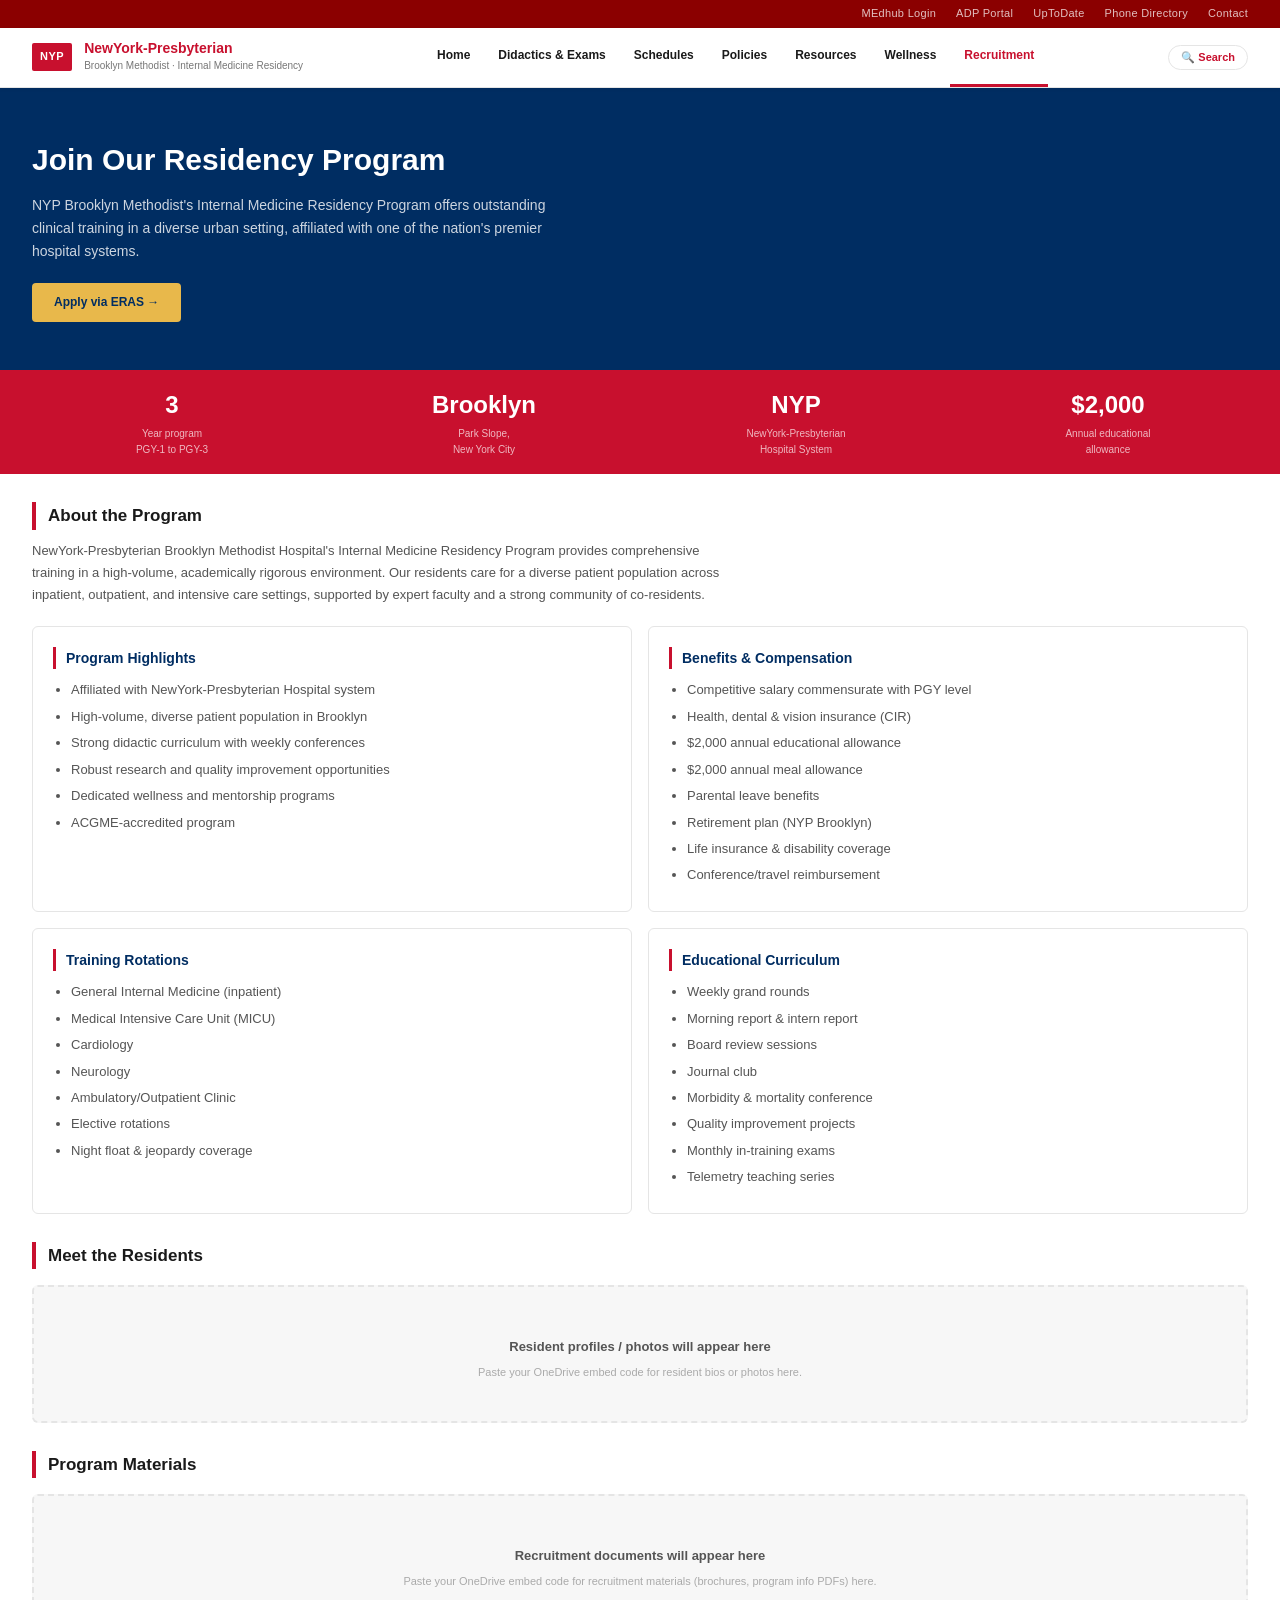
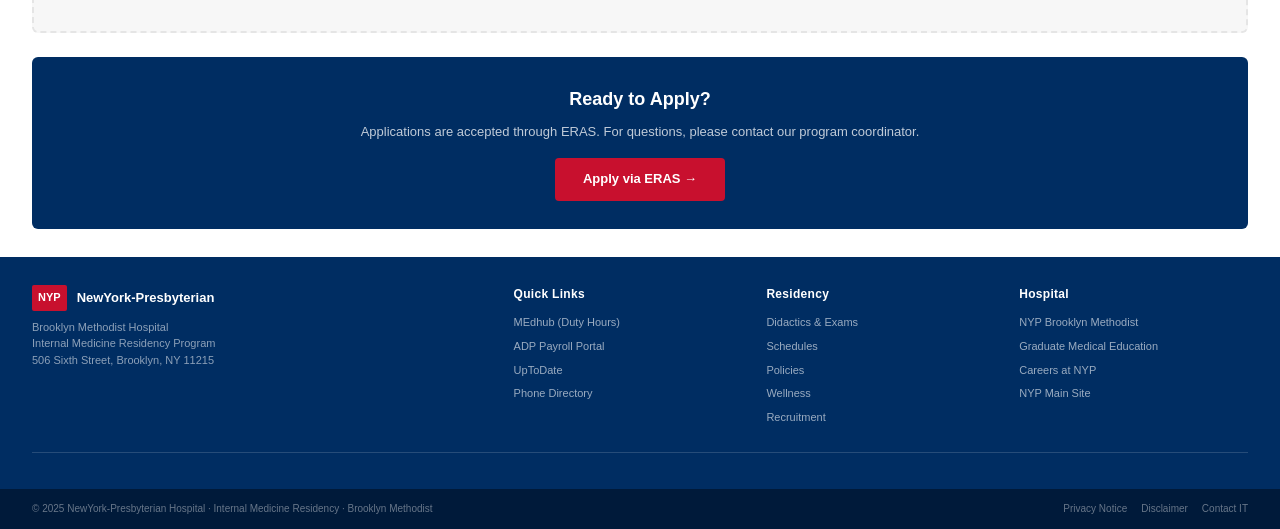
<file: recruitment.html>
<!DOCTYPE html>
<html lang="en">
<head>
 <meta charset="UTF-8">
 <meta name="viewport" content="width=device-width, initial-scale=1.0">
 <title>Recruitment — NYP BMH Internal Medicine Residency</title>
 <link rel="stylesheet" href="style.css">
 <style>
 .recruit-hero { background: var(--navy); padding: 48px 32px; }
 .recruit-hero h1 { color: #fff; font-size: 30px; font-weight: bold; margin-bottom: 10px; }
 .recruit-hero p { color: rgba(255,255,255,0.8); font-size: 14px; max-width: 520px; line-height: 1.65; margin-bottom: 20px; }
 .recruit-hero .btn-gold { background: #E8B84B; color: #002D62; font-size: 12px; font-weight: bold; padding: 10px 22px; border-radius: 4px; text-decoration: none; display: inline-block; }
 .recruit-hero .btn-gold:hover { background: #d4a43a; text-decoration: none; }
 .highlight-bar { background: #C8102E; padding: 16px 32px; display: flex; gap: 32px; flex-wrap: wrap; }
 .highlight-item { color: #fff; text-align: center; flex: 1; min-width: 100px; }
 .highlight-item .num { font-size: 24px; font-weight: bold; }
 .highlight-item .lbl { font-size: 10px; color: rgba(255,255,255,0.7); margin-top: 2px; }
 .recruit-section { padding: 28px 32px; }
 .recruit-grid { display: grid; grid-template-columns: 1fr 1fr; gap: 16px; margin-top: 16px; }
 .r-card { background: #fff; border: 1px solid #e5e5e5; border-radius: 6px; padding: 20px; }
 .r-card h3 { font-size: 14px; font-weight: bold; color: #002D62; border-left: 3px solid #C8102E; padding-left: 10px; margin-bottom: 10px; }
 .r-card p, .r-card li { font-size: 13px; color: #555; line-height: 1.65; }
 .r-card ul { padding-left: 18px; margin-top: 6px; }
 .r-card li { margin-bottom: 5px; }
 .apply-cta { background: #002D62; color: #fff; border-radius: 6px; padding: 28px 24px; text-align: center; margin-top: 24px; }
 .apply-cta h3 { font-size: 18px; font-weight: bold; margin-bottom: 8px; }
 .apply-cta p { font-size: 13px; color: rgba(255,255,255,0.75); margin-bottom: 16px; }
 .apply-cta a { background: #C8102E; color: #fff; font-size: 13px; font-weight: bold; padding: 11px 28px; border-radius: 4px; text-decoration: none; display: inline-block; }
 .apply-cta a:hover { background: #a00d24; text-decoration: none; }
 @media (max-width:600px) { .recruit-grid { grid-template-columns: 1fr; } .highlight-bar { gap:16px; } }
 </style>
</head>
<body>
<div id="nav-placeholder"></div>

<div class="recruit-hero">
 <h1>Join Our Residency Program</h1>
 <p>NYP Brooklyn Methodist's Internal Medicine Residency Program offers outstanding clinical training in a diverse urban setting, affiliated with one of the nation's premier hospital systems.</p>
 <a href="https://www.eras.org" target="_blank" class="btn-gold">Apply via ERAS →</a>
</div>

<div class="highlight-bar">
 <div class="highlight-item"><div class="num">3</div><div class="lbl">Year program<br>PGY-1 to PGY-3</div></div>
 <div class="highlight-item"><div class="num">Brooklyn</div><div class="lbl">Park Slope,<br>New York City</div></div>
 <div class="highlight-item"><div class="num">NYP</div><div class="lbl">NewYork-Presbyterian<br>Hospital System</div></div>
 <div class="highlight-item"><div class="num">$2,000</div><div class="lbl">Annual educational<br>allowance</div></div>
</div>

<div class="recruit-section">
 <div style="font-size:17px;font-weight:bold;color:#1a1a1a;border-left:4px solid #C8102E;padding-left:12px;margin-bottom:4px;">About the Program</div>
 <p style="font-size:13px;color:#555;margin-top:10px;max-width:700px;line-height:1.7;">NewYork-Presbyterian Brooklyn Methodist Hospital's Internal Medicine Residency Program provides comprehensive training in a high-volume, academically rigorous environment. Our residents care for a diverse patient population across inpatient, outpatient, and intensive care settings, supported by expert faculty and a strong community of co-residents.
 </p>

 <div class="recruit-grid" style="margin-top:20px;">
 <div class="r-card">
 <h3>Program Highlights</h3>
 <ul>
 <li>Affiliated with NewYork-Presbyterian Hospital system</li>
 <li>High-volume, diverse patient population in Brooklyn</li>
 <li>Strong didactic curriculum with weekly conferences</li>
 <li>Robust research and quality improvement opportunities</li>
 <li>Dedicated wellness and mentorship programs</li>
 <li>ACGME-accredited program</li>
 </ul>
 </div>
 <div class="r-card">
 <h3>Benefits & Compensation</h3>
 <ul>
 <li>Competitive salary commensurate with PGY level</li>
 <li>Health, dental & vision insurance (CIR)</li>
 <li>$2,000 annual educational allowance</li>
 <li>$2,000 annual meal allowance</li>
 <li>Parental leave benefits</li>
 <li>Retirement plan (NYP Brooklyn)</li>
 <li>Life insurance & disability coverage</li>
 <li>Conference/travel reimbursement</li>
 </ul>
 </div>
 <div class="r-card">
 <h3>Training Rotations</h3>
 <ul>
 <li>General Internal Medicine (inpatient)</li>
 <li>Medical Intensive Care Unit (MICU)</li>
 <li>Cardiology</li>
 <li>Neurology</li>
 <li>Ambulatory/Outpatient Clinic</li>
 <li>Elective rotations</li>
 <li>Night float & jeopardy coverage</li>
 </ul>
 </div>
 <div class="r-card">
 <h3>Educational Curriculum</h3>
 <ul>
 <li>Weekly grand rounds</li>
 <li>Morning report & intern report</li>
 <li>Board review sessions</li>
 <li>Journal club</li>
 <li>Morbidity & mortality conference</li>
 <li>Quality improvement projects</li>
 <li>Monthly in-training exams</li>
 <li>Telemetry teaching series</li>
 </ul>
 </div>
 </div>

 <div style="margin-top:28px;">
 <div style="font-size:17px;font-weight:bold;color:#1a1a1a;border-left:4px solid #C8102E;padding-left:12px;margin-bottom:16px;">Meet the Residents</div>
 <div class="onedrive-placeholder">
 <div class="icon"></div>
 <p><strong>Resident profiles / photos will appear here</strong></p>
 <p class="hint">Paste your OneDrive embed code for resident bios or photos here.</p>
 </div>
 </div>

 <div style="margin-top:28px;">
 <div style="font-size:17px;font-weight:bold;color:#1a1a1a;border-left:4px solid #C8102E;padding-left:12px;margin-bottom:16px;">Program Materials</div>
 <div class="onedrive-placeholder">
 <div class="icon"></div>
 <p><strong>Recruitment documents will appear here</strong></p>
 <p class="hint">Paste your OneDrive embed code for recruitment materials (brochures, program info PDFs) here.</p>
 </div>
 </div>

 <div class="apply-cta">
 <h3>Ready to Apply?</h3>
 <p>Applications are accepted through ERAS. For questions, please contact our program coordinator.</p>
 <a href="https://www.eras.org" target="_blank">Apply via ERAS →</a>
 </div>
</div>

<div id="footer-placeholder"></div>
<script src="shared.js"></script>
<script>
 document.getElementById('nav-placeholder').innerHTML = renderNav('recruitment');
 document.getElementById('footer-placeholder').innerHTML = renderFooter();
</script>
</body>
</html>
</file>
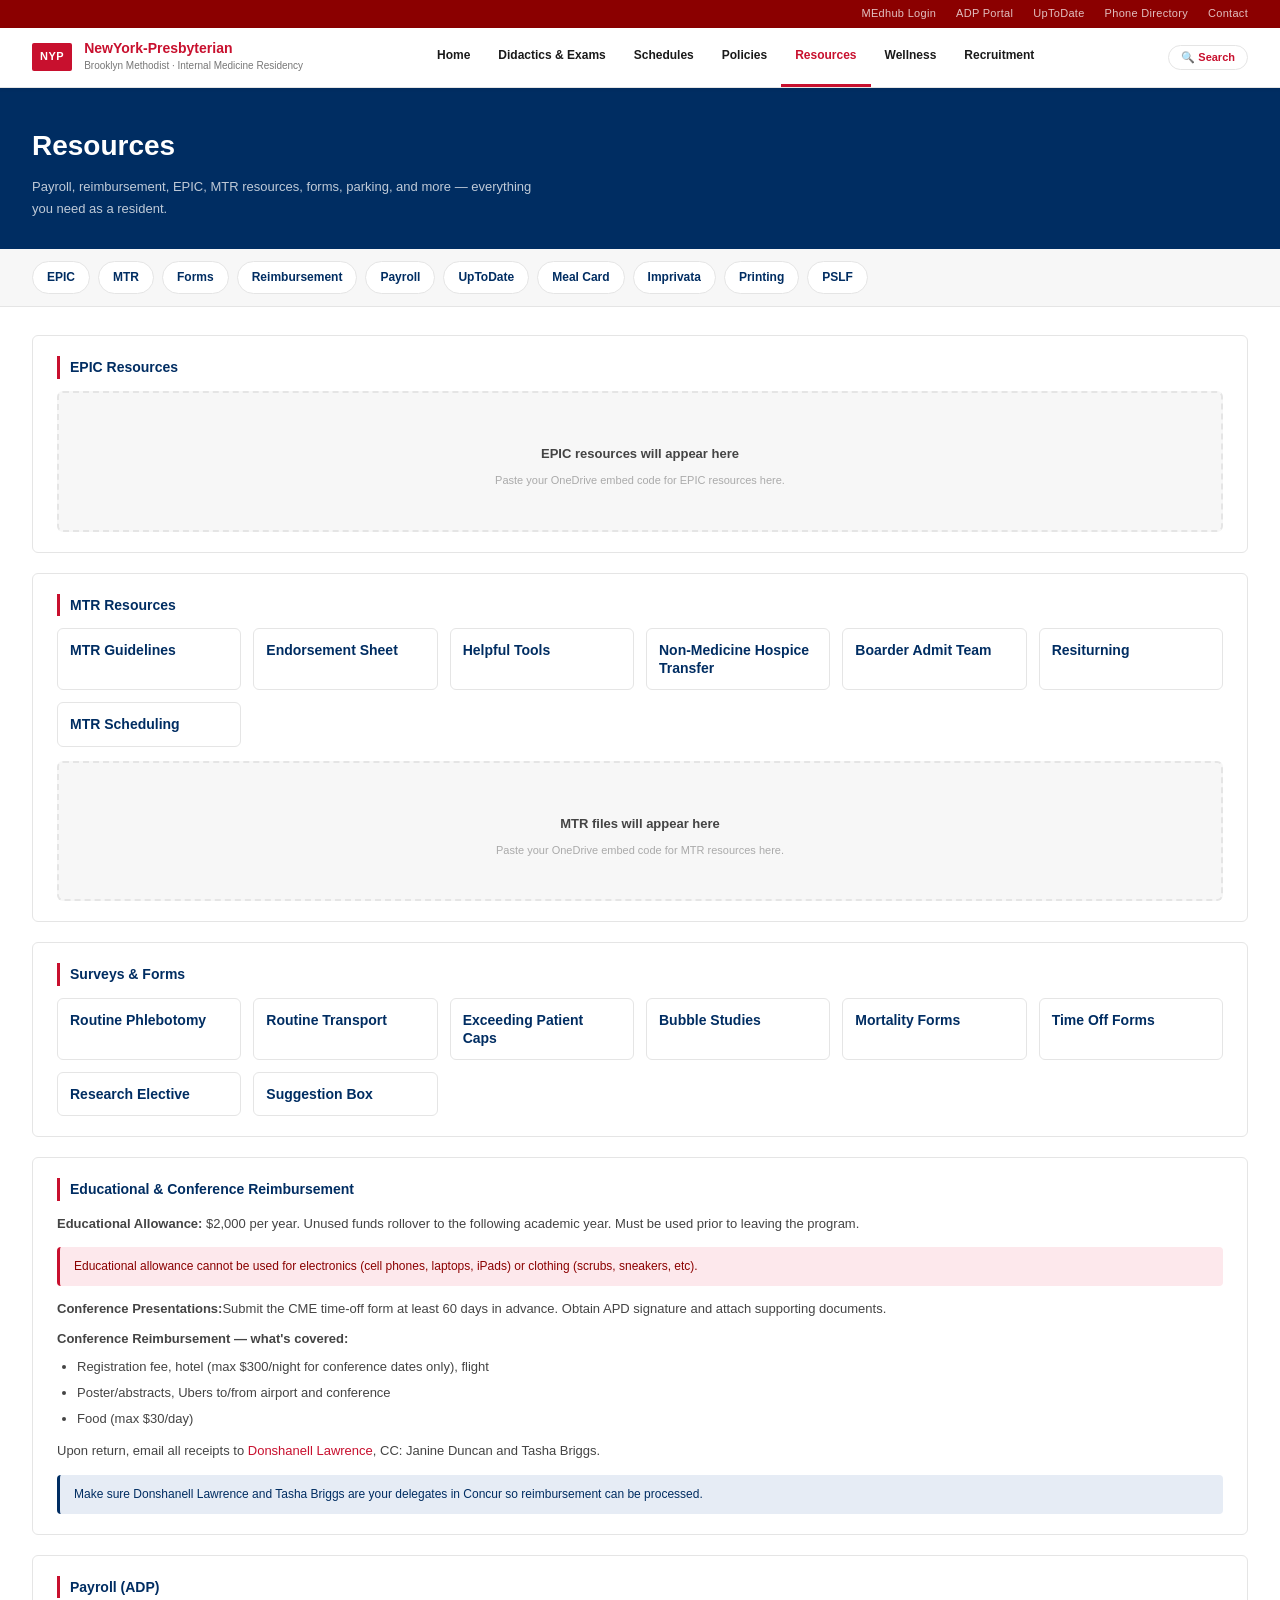
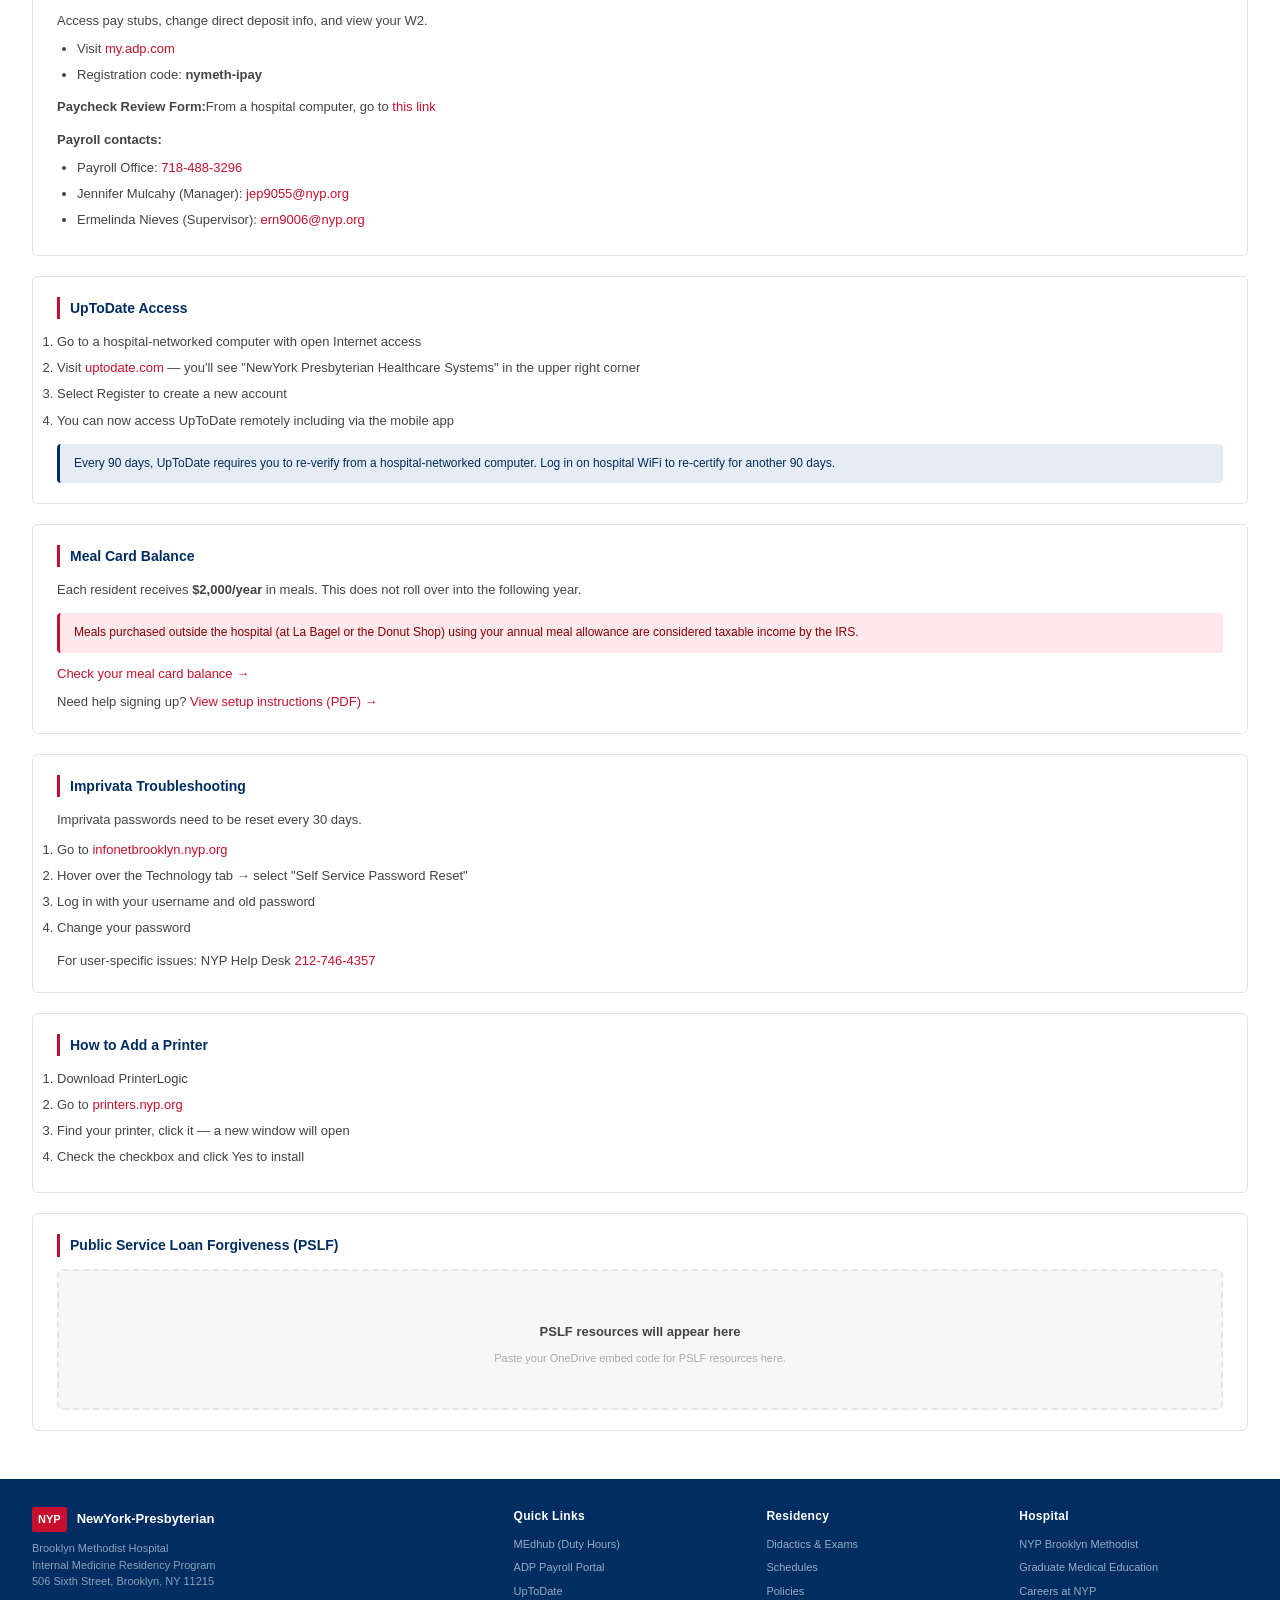
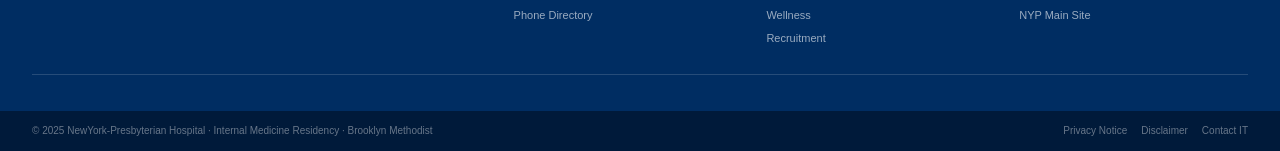
<file: resources.html>
<!DOCTYPE html>
<html lang="en">
<head>
 <meta charset="UTF-8">
 <meta name="viewport" content="width=device-width, initial-scale=1.0">
 <title>Resources — NYP BMH Internal Medicine</title>
 <link rel="stylesheet" href="style.css">
 <style>
 .res-box { background:#fff; border:1px solid #e5e5e5; border-radius:6px; padding:20px 24px; margin-bottom:20px; }
 .res-box h3 { font-size:14px; font-weight:bold; color:#002D62; border-left:3px solid #C8102E; padding-left:10px; margin-bottom:12px; }
 .res-box p, .res-box li { font-size:13px; color:#444; line-height:1.7; }
 .res-box ul { padding-left:20px; margin-top:6px; }
 .res-box li { margin-bottom:4px; }
 .res-box .note { background:#e6ecf5; border-left:3px solid #002D62; padding:10px 14px; border-radius:4px; font-size:12px; color:#002D62; margin-top:12px; }
 .res-box .warn { background:#fde8ec; border-left:3px solid #C8102E; padding:10px 14px; border-radius:4px; font-size:12px; color:#8B0000; margin-top:12px; }
 </style>
</head>
<body>
<div id="nav-placeholder"></div>

<div class="page-hero">
 <h1>Resources</h1>
 <p>Payroll, reimbursement, EPIC, MTR resources, forms, parking, and more — everything you need as a resident.</p>
</div>

<div class="quick-links">
 <a href="#epic" class="ql">EPIC</a>
 <a href="#mtr" class="ql">MTR</a>
 <a href="#forms" class="ql">Forms</a>
 <a href="#reimbursement" class="ql">Reimbursement</a>
 <a href="#payroll" class="ql">Payroll</a>
 <a href="#uptodate" class="ql">UpToDate</a>
 <a href="#meals" class="ql">Meal Card</a>
 <a href="#imprivata" class="ql">Imprivata</a>
 <a href="#printing" class="ql">Printing</a>
 <a href="#pslf" class="ql">PSLF</a>
</div>

<div class="page-content">

 <div id="epic" class="res-box">
 <h3>EPIC Resources</h3>
 <div class="onedrive-placeholder" style="margin-bottom:0">
 <div class="icon"></div>
 <p><strong>EPIC resources will appear here</strong></p>
 <p class="hint">Paste your OneDrive embed code for EPIC resources here.</p>
 </div>
 </div>

 <div id="mtr" class="res-box">
 <h3>MTR Resources</h3>
 <div class="cards-grid" style="grid-template-columns:repeat(auto-fit,minmax(160px,1fr));margin-bottom:14px;">
 <a href="#" class="card" style="padding:12px;"><div class="card-title">MTR Guidelines</div></a>
 <a href="#" class="card" style="padding:12px;"><div class="card-title">Endorsement Sheet</div></a>
 <a href="#" class="card" style="padding:12px;"><div class="card-title">Helpful Tools</div></a>
 <a href="#" class="card" style="padding:12px;"><div class="card-title">Non-Medicine Hospice Transfer</div></a>
 <a href="#" class="card" style="padding:12px;"><div class="card-title">Boarder Admit Team</div></a>
 <a href="#" class="card" style="padding:12px;"><div class="card-title">Resiturning</div></a>
 <a href="#" class="card" style="padding:12px;"><div class="card-title">MTR Scheduling</div></a>
 </div>
 <div class="onedrive-placeholder" style="margin-bottom:0">
 <div class="icon"></div>
 <p><strong>MTR files will appear here</strong></p>
 <p class="hint">Paste your OneDrive embed code for MTR resources here.</p>
 </div>
 </div>

 <div id="forms" class="res-box">
 <h3>Surveys & Forms</h3>
 <div class="cards-grid" style="grid-template-columns:repeat(auto-fit,minmax(160px,1fr));">
 <a href="#" class="card" style="padding:12px;"><div class="card-title">Routine Phlebotomy</div></a>
 <a href="#" class="card" style="padding:12px;"><div class="card-title">Routine Transport</div></a>
 <a href="#" class="card" style="padding:12px;"><div class="card-title">Exceeding Patient Caps</div></a>
 <a href="#" class="card" style="padding:12px;"><div class="card-title">Bubble Studies</div></a>
 <a href="#" class="card" style="padding:12px;"><div class="card-title">Mortality Forms</div></a>
 <a href="#" class="card" style="padding:12px;"><div class="card-title">Time Off Forms</div></a>
 <a href="#" class="card" style="padding:12px;"><div class="card-title">Research Elective</div></a>
 <a href="#" class="card" style="padding:12px;"><div class="card-title">Suggestion Box</div></a>
 </div>
 </div>

 <div id="reimbursement" class="res-box">
 <h3>Educational & Conference Reimbursement</h3>
 <p><strong>Educational Allowance:</strong> $2,000 per year. Unused funds rollover to the following academic year. Must be used prior to leaving the program.</p>
 <div class="warn">Educational allowance cannot be used for electronics (cell phones, laptops, iPads) or clothing (scrubs, sneakers, etc).</div>
 <p style="margin-top:12px;"><strong>Conference Presentations:</strong>Submit the CME time-off form at least 60 days in advance. Obtain APD signature and attach supporting documents.</p>
 <p style="margin-top:8px;"><strong>Conference Reimbursement — what's covered:</strong></p>
 <ul>
 <li>Registration fee, hotel (max $300/night for conference dates only), flight</li>
 <li>Poster/abstracts, Ubers to/from airport and conference</li>
 <li>Food (max $30/day)</li>
 </ul>
 <p style="margin-top:10px;">Upon return, email all receipts to <a href="mailto:zna9005@nyp.org">Donshanell Lawrence</a>, CC: Janine Duncan and Tasha Briggs.</p>
 <div class="note">Make sure Donshanell Lawrence and Tasha Briggs are your delegates in Concur so reimbursement can be processed.</div>
 </div>

 <div id="payroll" class="res-box">
 <h3>Payroll (ADP)</h3>
 <p>Access pay stubs, change direct deposit info, and view your W2.</p>
 <ul>
 <li>Visit <a href="https://my.adp.com/" target="_blank">my.adp.com</a></li>
 <li>Registration code: <strong>nymeth-ipay</strong></li>
 </ul>
 <p style="margin-top:10px;"><strong>Paycheck Review Form:</strong>From a hospital computer, go to <a href="https://nymntes.nyp.org/FORMS/PHP/PayCheckReviewRqst.php" target="_blank">this link</a></p>
 <p style="margin-top:10px;"><strong>Payroll contacts:</strong></p>
 <ul>
 <li>Payroll Office: <a href="tel:7184883296">718-488-3296</a></li>
 <li>Jennifer Mulcahy (Manager): <a href="mailto:jep9055@nyp.org">jep9055@nyp.org</a></li>
 <li>Ermelinda Nieves (Supervisor): <a href="mailto:ern9006@nyp.org">ern9006@nyp.org</a></li>
 </ul>
 </div>

 <div id="uptodate" class="res-box">
 <h3>UpToDate Access</h3>
 <ol>
 <li>Go to a hospital-networked computer with open Internet access</li>
 <li>Visit <a href="https://www.uptodate.com" target="_blank">uptodate.com</a> — you'll see "NewYork Presbyterian Healthcare Systems" in the upper right corner</li>
 <li>Select Register to create a new account</li>
 <li>You can now access UpToDate remotely including via the mobile app</li>
 </ol>
 <div class="note">Every 90 days, UpToDate requires you to re-verify from a hospital-networked computer. Log in on hospital WiFi to re-certify for another 90 days.</div>
 </div>

 <div id="meals" class="res-box">
 <h3>Meal Card Balance</h3>
 <p>Each resident receives <strong>$2,000/year</strong> in meals. This does not roll over into the following year.</p>
 <div class="warn">Meals purchased outside the hospital (at La Bagel or the Donut Shop) using your annual meal allowance are considered taxable income by the IRS.</div>
 <p style="margin-top:10px;"><a href="https://fed.nyp.org" target="_blank">Check your meal card balance →</a></p>
 <p style="margin-top:6px;">Need help signing up? <a href="https://infonet.nyp.org/Attach/QuickchargeFAQ.pdf" target="_blank">View setup instructions (PDF) →</a></p>
 </div>

 <div id="imprivata" class="res-box">
 <h3>Imprivata Troubleshooting</h3>
 <p>Imprivata passwords need to be reset every 30 days.</p>
 <ol style="margin-top:8px;">
 <li>Go to <a href="https://infonetbrooklyn.nyp.org/Pages/Default.aspx" target="_blank">infonetbrooklyn.nyp.org</a></li>
 <li>Hover over the Technology tab → select "Self Service Password Reset"</li>
 <li>Log in with your username and old password</li>
 <li>Change your password</li>
 </ol>
 <p style="margin-top:10px;">For user-specific issues: NYP Help Desk <a href="tel:2127464357">212-746-4357</a></p>
 </div>

 <div id="printing" class="res-box">
 <h3>How to Add a Printer</h3>
 <ol>
 <li>Download PrinterLogic</li>
 <li>Go to <a href="https://printers.nyp.org/" target="_blank">printers.nyp.org</a></li>
 <li>Find your printer, click it — a new window will open</li>
 <li>Check the checkbox and click Yes to install</li>
 </ol>
 </div>

 <div id="pslf" class="res-box">
 <h3>Public Service Loan Forgiveness (PSLF)</h3>
 <div class="onedrive-placeholder" style="margin-bottom:0">
 <div class="icon"></div>
 <p><strong>PSLF resources will appear here</strong></p>
 <p class="hint">Paste your OneDrive embed code for PSLF resources here.</p>
 </div>
 </div>

</div>

<div id="footer-placeholder"></div>
<script src="shared.js"></script>
<script>
 document.getElementById('nav-placeholder').innerHTML = renderNav('resources');
 document.getElementById('footer-placeholder').innerHTML = renderFooter();
</script>
</body>
</html>
</file>
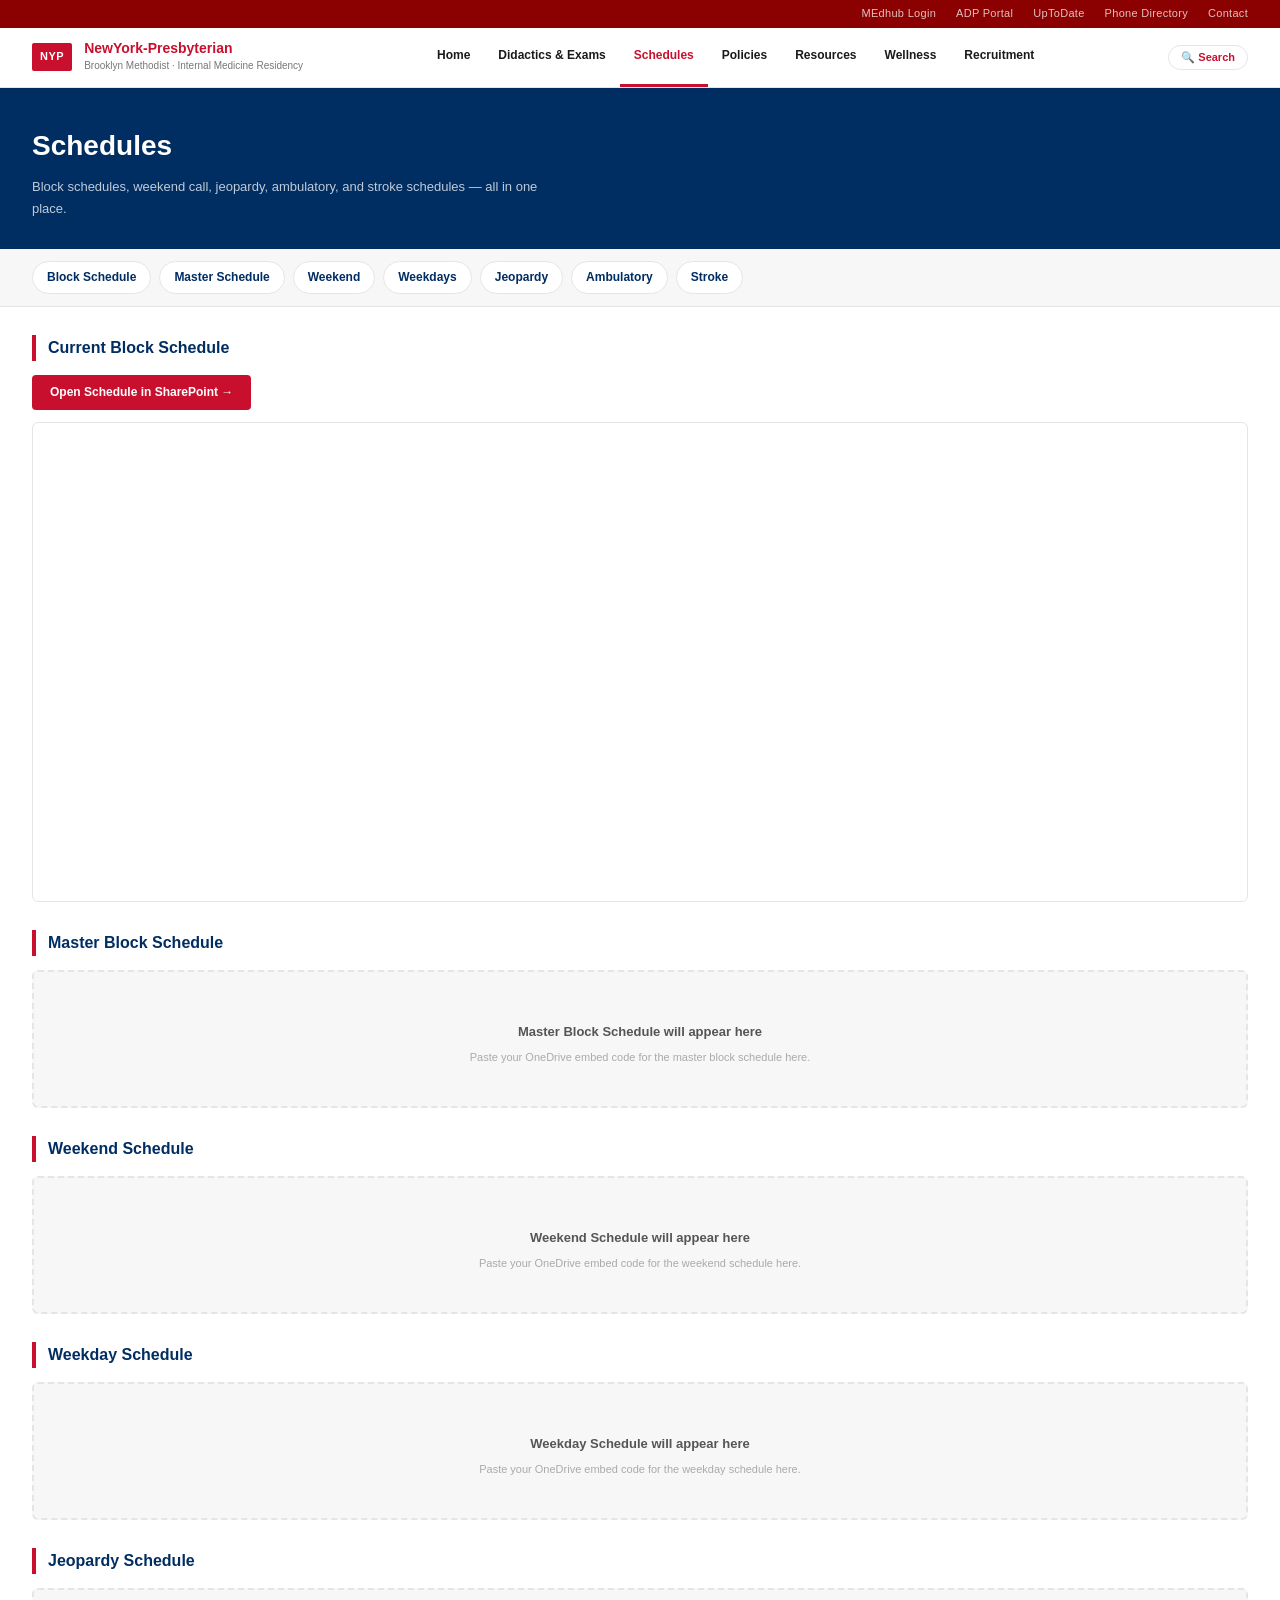
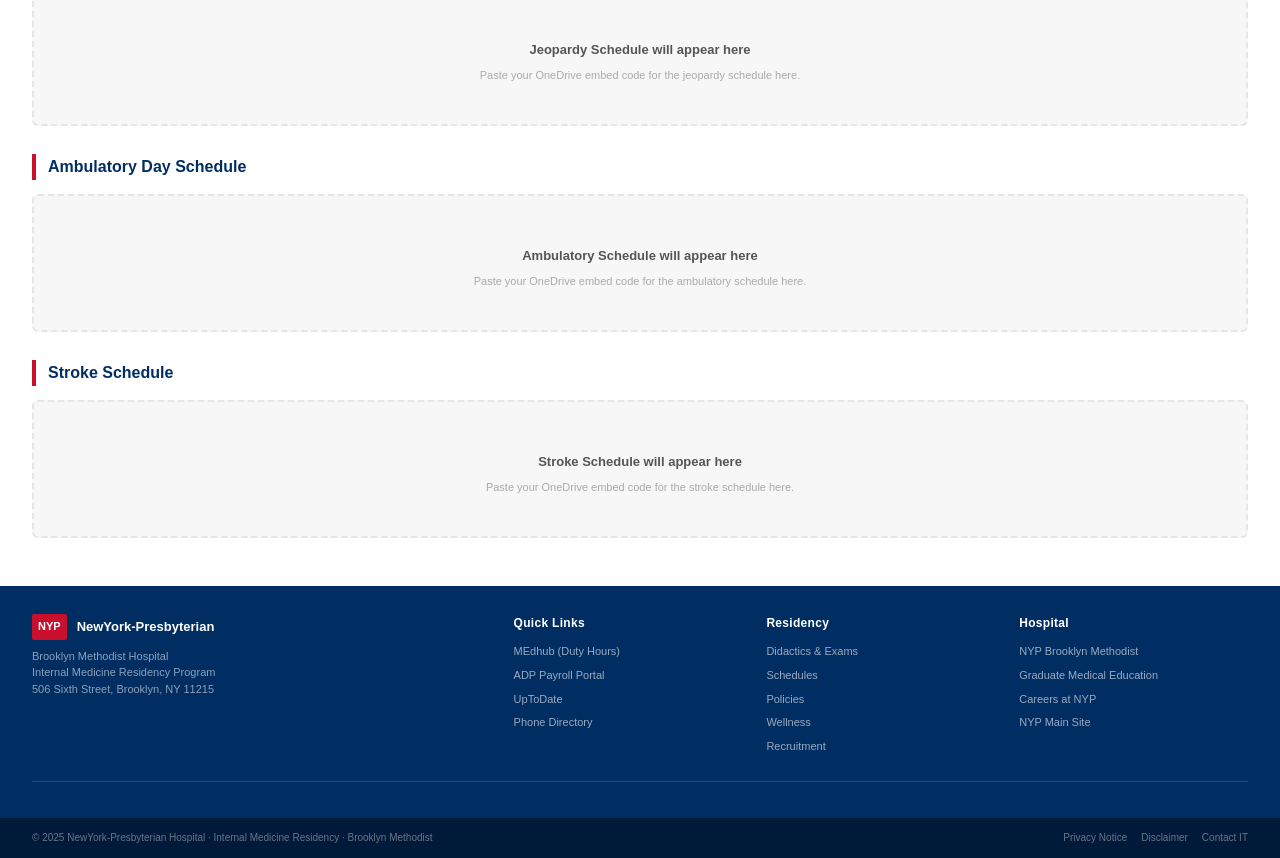
<file: schedules.html>
<!DOCTYPE html>
<html lang="en">
<head>
 <meta charset="UTF-8">
 <meta name="viewport" content="width=device-width, initial-scale=1.0">
 <title>Schedules — NYP BMH Internal Medicine</title>
 <link rel="stylesheet" href="style.css">
</head>
<body>
<div id="nav-placeholder"></div>

<div class="page-hero">
 <h1>Schedules</h1>
 <p>Block schedules, weekend call, jeopardy, ambulatory, and stroke schedules — all in one place.</p>
</div>

<div class="quick-links">
 <a href="#block" class="ql">Block Schedule</a>
 <a href="#master" class="ql">Master Schedule</a>
 <a href="#weekend" class="ql">Weekend</a>
 <a href="#weekday" class="ql">Weekdays</a>
 <a href="#jeopardy" class="ql">Jeopardy</a>
 <a href="#ambulatory" class="ql">Ambulatory</a>
 <a href="#stroke" class="ql">Stroke</a>
</div>

<div class="page-content">

 <h2 id="block" style="font-size:16px;font-weight:bold;color:#002D62;border-left:4px solid #C8102E;padding-left:12px;margin-bottom:14px;">Current Block Schedule</h2>
 <div style="margin-bottom:24px;">
      <a href="https://newyorkpresbyterian-my.sharepoint.com/:f:/g/personal/lhw9007_nyp_org/IgBaa00bJHo1T5uaRMgNJ4KpAYW40KnjRvoAmG5V8ySEW8U?e=A3hmZF" target="_blank" class="btn-red" style="display:inline-block;margin-bottom:12px;font-size:12px;padding:8px 18px;border-radius:4px;background:#C8102E;color:#fff;text-decoration:none;font-weight:bold;">Open Schedule in SharePoint →</a>
      <iframe src="https://newyorkpresbyterian-my.sharepoint.com/:f:/g/personal/lhw9007_nyp_org/IgBaa00bJHo1T5uaRMgNJ4KpAYW40KnjRvoAmG5V8ySEW8U?e=A3hmZF" width="100%" height="480" frameborder="0" scrolling="no" style="border:1px solid #e5e5e5;border-radius:6px;display:block;"></iframe>
    </div>

 <h2 id="master" style="font-size:16px;font-weight:bold;color:#002D62;border-left:4px solid #C8102E;padding-left:12px;margin-bottom:14px;margin-top:28px;">Master Block Schedule</h2>
 <div class="onedrive-placeholder">
 <div class="icon"></div>
 <p><strong>Master Block Schedule will appear here</strong></p>
 <p class="hint">Paste your OneDrive embed code for the master block schedule here.</p>
 </div>

 <h2 id="weekend" style="font-size:16px;font-weight:bold;color:#002D62;border-left:4px solid #C8102E;padding-left:12px;margin-bottom:14px;margin-top:28px;">Weekend Schedule</h2>
 <div class="onedrive-placeholder">
 <div class="icon"></div>
 <p><strong>Weekend Schedule will appear here</strong></p>
 <p class="hint">Paste your OneDrive embed code for the weekend schedule here.</p>
 </div>

 <h2 id="weekday" style="font-size:16px;font-weight:bold;color:#002D62;border-left:4px solid #C8102E;padding-left:12px;margin-bottom:14px;margin-top:28px;">Weekday Schedule</h2>
 <div class="onedrive-placeholder">
 <div class="icon"></div>
 <p><strong>Weekday Schedule will appear here</strong></p>
 <p class="hint">Paste your OneDrive embed code for the weekday schedule here.</p>
 </div>

 <h2 id="jeopardy" style="font-size:16px;font-weight:bold;color:#002D62;border-left:4px solid #C8102E;padding-left:12px;margin-bottom:14px;margin-top:28px;">Jeopardy Schedule</h2>
 <div class="onedrive-placeholder">
 <div class="icon"></div>
 <p><strong>Jeopardy Schedule will appear here</strong></p>
 <p class="hint">Paste your OneDrive embed code for the jeopardy schedule here.</p>
 </div>

 <h2 id="ambulatory" style="font-size:16px;font-weight:bold;color:#002D62;border-left:4px solid #C8102E;padding-left:12px;margin-bottom:14px;margin-top:28px;">Ambulatory Day Schedule</h2>
 <div class="onedrive-placeholder">
 <div class="icon"></div>
 <p><strong>Ambulatory Schedule will appear here</strong></p>
 <p class="hint">Paste your OneDrive embed code for the ambulatory schedule here.</p>
 </div>

 <h2 id="stroke" style="font-size:16px;font-weight:bold;color:#002D62;border-left:4px solid #C8102E;padding-left:12px;margin-bottom:14px;margin-top:28px;">Stroke Schedule</h2>
 <div class="onedrive-placeholder">
 <div class="icon"></div>
 <p><strong>Stroke Schedule will appear here</strong></p>
 <p class="hint">Paste your OneDrive embed code for the stroke schedule here.</p>
 </div>

</div>

<div id="footer-placeholder"></div>
<script src="shared.js"></script>
<script>
 document.getElementById('nav-placeholder').innerHTML = renderNav('schedules');
 document.getElementById('footer-placeholder').innerHTML = renderFooter();
</script>
</body>
</html>
</file>
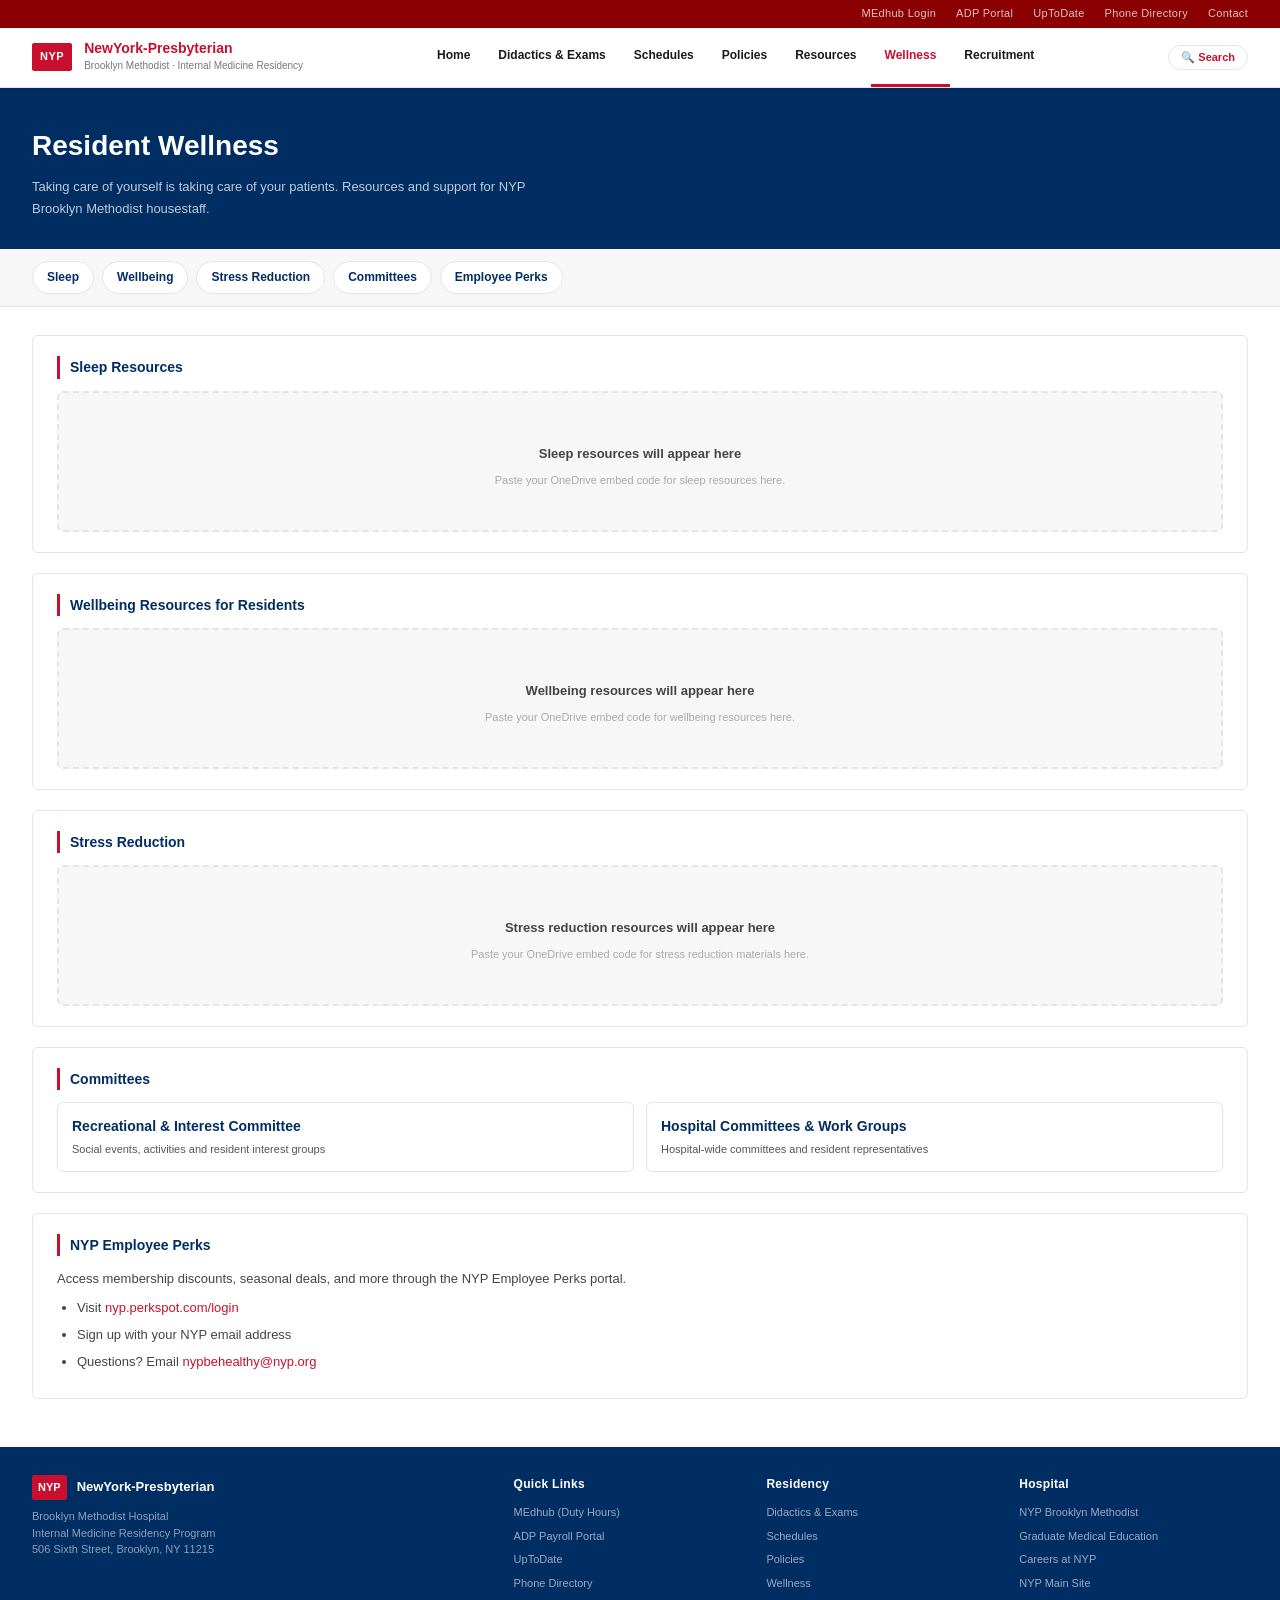
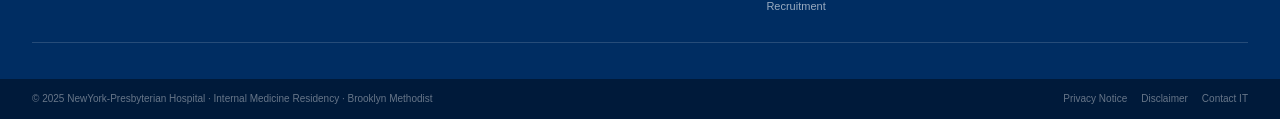
<file: wellness.html>
<!DOCTYPE html>
<html lang="en">
<head>
 <meta charset="UTF-8">
 <meta name="viewport" content="width=device-width, initial-scale=1.0">
 <title>Wellness — NYP BMH Internal Medicine</title>
 <link rel="stylesheet" href="style.css">
 <style>
 .wellness-box { background:#fff; border:1px solid #e5e5e5; border-radius:6px; padding:20px 24px; margin-bottom:20px; }
 .wellness-box h3 { font-size:14px; font-weight:bold; color:#002D62; border-left:3px solid #C8102E; padding-left:10px; margin-bottom:12px; }
 .wellness-box p, .wellness-box li { font-size:13px; color:#444; line-height:1.7; }
 .wellness-box ul { padding-left:20px; margin-top:6px; }
 .wellness-box li { margin-bottom:5px; }
 </style>
</head>
<body>
<div id="nav-placeholder"></div>

<div class="page-hero">
 <h1>Resident Wellness</h1>
 <p>Taking care of yourself is taking care of your patients. Resources and support for NYP Brooklyn Methodist housestaff.</p>
</div>

<div class="quick-links">
 <a href="#sleep" class="ql">Sleep</a>
 <a href="#wellbeing" class="ql">Wellbeing</a>
 <a href="#stress" class="ql">Stress Reduction</a>
 <a href="#committees" class="ql">Committees</a>
 <a href="#perks" class="ql">Employee Perks</a>
</div>

<div class="page-content">

 <div id="sleep" class="wellness-box">
 <h3>Sleep Resources</h3>
 <div class="onedrive-placeholder" style="margin-bottom:0">
 <div class="icon"></div>
 <p><strong>Sleep resources will appear here</strong></p>
 <p class="hint">Paste your OneDrive embed code for sleep resources here.</p>
 </div>
 </div>

 <div id="wellbeing" class="wellness-box">
 <h3>Wellbeing Resources for Residents</h3>
 <div class="onedrive-placeholder" style="margin-bottom:0">
 <div class="icon"></div>
 <p><strong>Wellbeing resources will appear here</strong></p>
 <p class="hint">Paste your OneDrive embed code for wellbeing resources here.</p>
 </div>
 </div>

 <div id="stress" class="wellness-box">
 <h3>Stress Reduction</h3>
 <div class="onedrive-placeholder" style="margin-bottom:0">
 <div class="icon"></div>
 <p><strong>Stress reduction resources will appear here</strong></p>
 <p class="hint">Paste your OneDrive embed code for stress reduction materials here.</p>
 </div>
 </div>

 <div id="committees" class="wellness-box">
 <h3>Committees</h3>
 <div class="cards-grid" style="grid-template-columns:repeat(auto-fit,minmax(200px,1fr));">
 <a href="#" class="card" style="padding:14px;">
 <div class="card-title">Recreational & Interest Committee</div>
 <div class="card-desc">Social events, activities and resident interest groups</div>
 </a>
 <a href="#" class="card" style="padding:14px;">
 <div class="card-title">Hospital Committees & Work Groups</div>
 <div class="card-desc">Hospital-wide committees and resident representatives</div>
 </a>
 </div>
 </div>

 <div id="perks" class="wellness-box">
 <h3>NYP Employee Perks</h3>
 <p>Access membership discounts, seasonal deals, and more through the NYP Employee Perks portal.</p>
 <ul>
 <li>Visit <a href="https://nyp.perkspot.com/login" target="_blank">nyp.perkspot.com/login</a></li>
 <li>Sign up with your NYP email address</li>
 <li>Questions? Email <a href="mailto:nypbehealthy@nyp.org">nypbehealthy@nyp.org</a></li>
 </ul>
 </div>

</div>

<div id="footer-placeholder"></div>
<script src="shared.js"></script>
<script>
 document.getElementById('nav-placeholder').innerHTML = renderNav('wellness');
 document.getElementById('footer-placeholder').innerHTML = renderFooter();
</script>
</body>
</html>
</file>
<file: style.css>
/* NYP BMH Internal Medicine Residency — Global Styles */

:root {
  --red: #C8102E;
  --red-dark: #8B0000;
  --navy: #002D62;
  --navy-dark: #001A3A;
  --gold: #E8B84B;
  --white: #ffffff;
  --gray-light: #f7f7f7;
  --gray-mid: #e5e5e5;
  --gray-text: #555555;
  --text: #1a1a1a;
  --font: Arial, 'Helvetica Neue', sans-serif;
  --radius: 4px;
  --shadow: 0 2px 8px rgba(0,0,0,0.08);
}

* { box-sizing: border-box; margin: 0; padding: 0; }
html { scroll-behavior: smooth; }
body { font-family: var(--font); color: var(--text); background: #fff; font-size: 15px; line-height: 1.6; }
a { color: var(--red); text-decoration: none; }
a:hover { text-decoration: underline; }
img { max-width: 100%; }

/* ── UTILITY BAR ── */
.utility-bar {
  background: var(--red-dark);
  padding: 5px 32px;
  display: flex;
  justify-content: flex-end;
  gap: 20px;
}
.utility-bar a {
  color: rgba(255,255,255,0.75);
  font-size: 11px;
  text-decoration: none;
  letter-spacing: 0.3px;
}
.utility-bar a:hover { color: #fff; }

/* ── MAIN NAV ── */
.main-nav {
  background: #fff;
  border-bottom: 1px solid var(--gray-mid);
  padding: 0 32px;
  display: flex;
  align-items: center;
  justify-content: space-between;
  height: 60px;
  position: sticky;
  top: 0;
  z-index: 100;
  box-shadow: 0 1px 4px rgba(0,0,0,0.07);
}
.nav-logo { display: flex; align-items: center; gap: 12px; text-decoration: none; }
.nav-logo-box {
  background: var(--red);
  color: #fff;
  font-size: 11px;
  font-weight: bold;
  padding: 5px 8px;
  border-radius: 2px;
  letter-spacing: 0.5px;
  flex-shrink: 0;
}
.nav-logo-text .line1 { font-size: 14px; font-weight: bold; color: var(--red); display: block; line-height: 1.2; }
.nav-logo-text .line2 { font-size: 10px; color: #777; display: block; margin-top: 1px; }
.nav-links { display: flex; }
.nav-link {
  font-size: 12px;
  color: var(--text);
  padding: 0 14px;
  height: 60px;
  display: flex;
  align-items: center;
  border-bottom: 3px solid transparent;
  cursor: pointer;
  font-weight: 600;
  text-decoration: none;
  white-space: nowrap;
  transition: color 0.15s, border-color 0.15s;
}
.nav-link:hover, .nav-link.active {
  color: var(--red);
  border-bottom: 3px solid var(--red);
  text-decoration: none;
}
.nav-search {
  font-size: 11px;
  color: var(--red);
  cursor: pointer;
  display: flex;
  align-items: center;
  gap: 5px;
  font-weight: 600;
  background: none;
  border: 1px solid var(--gray-mid);
  border-radius: 20px;
  padding: 5px 12px;
}

/* ── HERO (navy) ── */
.hero {
  background: var(--navy);
  padding: 52px 32px 44px;
}
.hero-eyebrow {
  color: var(--gold);
  font-size: 10px;
  font-weight: bold;
  letter-spacing: 2px;
  text-transform: uppercase;
  margin-bottom: 12px;
}
.hero h1 {
  color: #fff;
  font-size: 34px;
  font-weight: bold;
  line-height: 1.15;
  margin-bottom: 16px;
  max-width: 640px;
}
.hero-mission {
  color: rgba(255,255,255,0.88);
  font-size: 15px;
  max-width: 620px;
  line-height: 1.75;
  margin-bottom: 28px;
  border-left: 3px solid var(--gold);
  padding-left: 16px;
}
.hero-btns { display: flex; gap: 12px; flex-wrap: wrap; }
.btn-white {
  background: #fff;
  color: var(--navy);
  font-size: 12px;
  font-weight: bold;
  padding: 11px 24px;
  border: none;
  cursor: pointer;
  border-radius: var(--radius);
  text-decoration: none;
  display: inline-block;
  transition: background 0.15s;
}
.btn-white:hover { background: #f0f0f0; text-decoration: none; color: var(--navy); }
.btn-red {
  background: var(--red);
  color: #fff;
  font-size: 12px;
  font-weight: bold;
  padding: 11px 24px;
  border: none;
  cursor: pointer;
  border-radius: var(--radius);
  text-decoration: none;
  display: inline-block;
  transition: background 0.15s;
}
.btn-red:hover { background: var(--red-dark); text-decoration: none; color: #fff; }
.btn-outline-white {
  background: transparent;
  color: #fff;
  font-size: 12px;
  font-weight: bold;
  padding: 11px 24px;
  border: 2px solid rgba(255,255,255,0.4);
  cursor: pointer;
  border-radius: var(--radius);
  text-decoration: none;
  display: inline-block;
  transition: border-color 0.15s;
}
.btn-outline-white:hover { border-color: #fff; text-decoration: none; color: #fff; }

/* ── QUICK LINKS ── */
.quick-links {
  background: var(--gray-light);
  border-bottom: 1px solid var(--gray-mid);
  padding: 12px 32px;
  display: flex;
  gap: 8px;
  flex-wrap: wrap;
}
.ql {
  background: #fff;
  border: 1px solid var(--gray-mid);
  border-radius: 20px;
  padding: 6px 14px;
  font-size: 11px;
  color: var(--navy);
  cursor: pointer;
  font-weight: 600;
  white-space: nowrap;
  text-decoration: none;
  transition: background 0.15s, color 0.15s;
}
.ql:hover { background: var(--navy); color: #fff; border-color: var(--navy); text-decoration: none; }

/* ── FEATURE CARDS (CU-style photo cards) ── */
.feature-grid {
  display: grid;
  grid-template-columns: repeat(auto-fit, minmax(260px, 1fr));
  gap: 0;
  border-top: 3px solid var(--red);
}
.feature-card {
  background: #fff;
  border-right: 1px solid var(--gray-mid);
  border-bottom: 1px solid var(--gray-mid);
  display: flex;
  flex-direction: column;
  text-decoration: none;
  color: var(--text);
  transition: box-shadow 0.15s;
}
.feature-card:last-child { border-right: none; }
.feature-card:hover { box-shadow: 0 4px 16px rgba(0,0,0,0.1); text-decoration: none; }
.feature-card-img {
  width: 100%;
  height: 180px;
  object-fit: cover;
  background: var(--navy);
  display: flex;
  align-items: center;
  justify-content: center;
  font-size: 48px;
}
.feature-card-img.navy { background: var(--navy); }
.feature-card-img.red { background: var(--red); }
.feature-card-img.dark { background: var(--navy-dark); }
.feature-card-body { padding: 20px; flex: 1; display: flex; flex-direction: column; }
.feature-card-body h3 { font-size: 16px; font-weight: bold; color: var(--navy); margin-bottom: 8px; }
.feature-card-body p { font-size: 13px; color: var(--gray-text); line-height: 1.6; flex: 1; }
.feature-card-link { font-size: 12px; font-weight: bold; color: var(--red); margin-top: 14px; display: block; }

/* ── SECTIONS ── */
.section { padding: 32px 32px; }
.section-navy { background: var(--navy); }
.section-gray { background: var(--gray-light); }
.section-header { display: flex; align-items: baseline; justify-content: space-between; margin-bottom: 18px; }
.section-title {
  font-size: 18px;
  font-weight: bold;
  color: var(--text);
  border-left: 4px solid var(--red);
  padding-left: 12px;
}
.section-title-white {
  font-size: 18px;
  font-weight: bold;
  color: #fff;
  border-left: 4px solid var(--gold);
  padding-left: 12px;
}
.view-all { font-size: 11px; color: var(--red); font-weight: bold; text-decoration: none; }
.view-all:hover { text-decoration: underline; }
.view-all-white { font-size: 11px; color: rgba(255,255,255,0.7); font-weight: bold; text-decoration: none; }

/* ── RESOURCE CARDS ── */
.cards-grid { display: grid; grid-template-columns: repeat(auto-fit, minmax(150px, 1fr)); gap: 12px; }
.card {
  background: #fff;
  border: 1px solid var(--gray-mid);
  border-radius: 6px;
  padding: 16px;
  cursor: pointer;
  transition: border-color 0.15s, box-shadow 0.15s;
  text-decoration: none;
  display: block;
  color: var(--text);
}
.card:hover { border-color: var(--red); box-shadow: var(--shadow); text-decoration: none; }
.card-icon {
  width: 34px; height: 34px;
  border-radius: 6px;
  display: flex; align-items: center; justify-content: center;
  margin-bottom: 11px;
  font-size: 16px;
}
.ci-red { background: #fde8ec; color: var(--red); }
.ci-navy { background: #e6ecf5; color: var(--navy); }
.card-title { font-size: 13px; font-weight: bold; color: var(--text); line-height: 1.3; }
.card-desc { font-size: 11px; color: var(--gray-text); margin-top: 5px; line-height: 1.5; }
.card-link { font-size: 11px; color: var(--red); font-weight: bold; margin-top: 12px; }

/* navy bg card variant */
.card-navy {
  background: rgba(255,255,255,0.08);
  border: 1px solid rgba(255,255,255,0.15);
  border-radius: 6px;
  padding: 16px;
  text-decoration: none;
  display: block;
  color: #fff;
  transition: background 0.15s;
}
.card-navy:hover { background: rgba(255,255,255,0.14); text-decoration: none; color: #fff; }
.card-navy .card-title { color: #fff; }
.card-navy .card-desc { color: rgba(255,255,255,0.65); }
.card-navy .card-link { color: var(--gold); }

/* ── ANNOUNCEMENTS ── */
.ann-item {
  background: #fff;
  border: 1px solid var(--gray-mid);
  border-radius: 6px;
  padding: 14px 16px;
  margin-bottom: 10px;
  display: flex;
  gap: 14px;
  align-items: flex-start;
  cursor: pointer;
}
.ann-item:hover { border-left: 4px solid var(--red); }
.ann-box {
  background: var(--red);
  color: #fff;
  text-align: center;
  padding: 7px 10px;
  min-width: 44px;
  border-radius: 4px;
  flex-shrink: 0;
}
.ann-box .day { font-size: 17px; font-weight: bold; line-height: 1; }
.ann-box .mon { font-size: 9px; letter-spacing: 0.5px; margin-top: 2px; }
.ann-tag { font-size: 9px; font-weight: bold; color: var(--red); letter-spacing: 1px; text-transform: uppercase; }
.ann-text { font-size: 13px; font-weight: bold; color: var(--text); margin-top: 3px; line-height: 1.4; }
.ann-sub { font-size: 11px; color: #888; margin-top: 4px; }

/* ── PAGE HERO (navy for all inner pages) ── */
.page-hero {
  background: var(--navy);
  padding: 36px 32px 30px;
}
.page-hero h1 { color: #fff; font-size: 28px; font-weight: bold; }
.page-hero p { color: rgba(255,255,255,0.75); font-size: 13px; margin-top: 8px; max-width: 520px; line-height: 1.65; }
.page-content { padding: 28px 32px; }

/* ── SUBHEADING used inside pages ── */
.sub-heading {
  font-size: 16px;
  font-weight: bold;
  color: var(--navy);
  border-left: 4px solid var(--red);
  padding-left: 12px;
  margin-bottom: 14px;
  margin-top: 8px;
}

/* ── ONEDRIVE EMBED ── */
.onedrive-placeholder {
  background: var(--gray-light);
  border: 2px dashed var(--gray-mid);
  border-radius: 6px;
  padding: 40px 24px;
  text-align: center;
  margin-bottom: 20px;
}
.onedrive-placeholder .icon { font-size: 32px; margin-bottom: 10px; }
.onedrive-placeholder p { font-size: 13px; color: var(--gray-text); }
.onedrive-placeholder .hint { font-size: 11px; color: #aaa; margin-top: 6px; }

/* ── FOOTER ── */
.footer-top {
  background: var(--navy);
  padding: 28px 32px 20px;
}
.footer-grid {
  display: grid;
  grid-template-columns: 2fr 1fr 1fr 1fr;
  gap: 24px;
  margin-bottom: 20px;
}
.footer-col h4 { color: #fff; font-size: 12px; font-weight: bold; margin-bottom: 10px; letter-spacing: 0.3px; }
.footer-col a { display: block; color: rgba(255,255,255,0.6); font-size: 11px; margin-bottom: 6px; text-decoration: none; }
.footer-col a:hover { color: var(--gold); }
.footer-brand .logo-row { display: flex; align-items: center; gap: 10px; margin-bottom: 8px; }
.footer-brand .nyp-box { background: var(--red); color: #fff; font-size: 11px; font-weight: bold; padding: 4px 6px; border-radius: 2px; }
.footer-brand .name { color: #fff; font-size: 13px; font-weight: bold; }
.footer-brand .sub { color: rgba(255,255,255,0.55); font-size: 11px; line-height: 1.5; margin-top: 4px; }
.footer-divider { border: none; border-top: 1px solid rgba(255,255,255,0.15); margin: 0 0 16px 0; }
.footer-bottom {
  background: var(--navy-dark);
  padding: 12px 32px;
  display: flex;
  justify-content: space-between;
  align-items: center;
  flex-wrap: wrap;
  gap: 8px;
}
.footer-bottom p { color: rgba(255,255,255,0.4); font-size: 10px; }
.footer-bottom-links { display: flex; gap: 14px; }
.footer-bottom-links a { color: rgba(255,255,255,0.4); font-size: 10px; text-decoration: none; }
.footer-bottom-links a:hover { color: rgba(255,255,255,0.7); }

/* ── DIVIDER ── */
.divider { height: 1px; background: var(--gray-mid); margin: 0 32px; }

/* ── RESPONSIVE ── */
@media (max-width: 700px) {
  .utility-bar, .main-nav, .hero, .quick-links, .section, .page-hero, .page-content, .footer-top, .footer-bottom { padding-left: 16px; padding-right: 16px; }
  .nav-links { display: none; }
  .hero h1 { font-size: 24px; }
  .cards-grid { grid-template-columns: 1fr 1fr; }
  .footer-grid { grid-template-columns: 1fr 1fr; }
  .feature-grid { grid-template-columns: 1fr; }
  .feature-card { border-right: none; }
}

/* ── CLICKABLE CARD IMPROVEMENTS ── */
.card-navy .card-title {
  font-size: 14px;
  font-weight: bold;
  color: #fff;
  text-decoration: none;
  border-bottom: 1px solid rgba(255,255,255,0.2);
  padding-bottom: 8px;
  margin-bottom: 6px;
  display: block;
}
.card-navy:hover .card-title { color: var(--gold); }
.card .card-title { font-size: 14px; font-weight: bold; color: var(--navy); }
.card:hover .card-title { color: var(--red); }
.ql { font-size: 12px; }
.feature-card-body h3 { border-bottom: 1px solid var(--gray-mid); padding-bottom: 10px; margin-bottom: 10px; }
.feature-card:hover .feature-card-body h3 { color: var(--red); }

/* ── FEATURE CARD IMAGE TEXT (title inside colored box) ── */
.feature-card-img {
  display: flex;
  align-items: flex-end;
  padding: 0;
}
.feature-card-img-text {
  width: 100%;
  padding: 16px 20px;
  background: linear-gradient(to top, rgba(0,0,0,0.45) 0%, transparent 100%);
}
.feature-card-img-text h3 {
  color: #fff;
  font-size: 18px;
  font-weight: bold;
  line-height: 1.2;
  margin-bottom: 4px;
}
.feature-card-img-text .feature-card-link {
  color: rgba(255,255,255,0.85);
  font-size: 12px;
  font-weight: bold;
  margin-top: 0;
}
.feature-card:hover .feature-card-img-text h3 { color: #fff; }
.feature-card-body h3 { display: none; }
</file>
